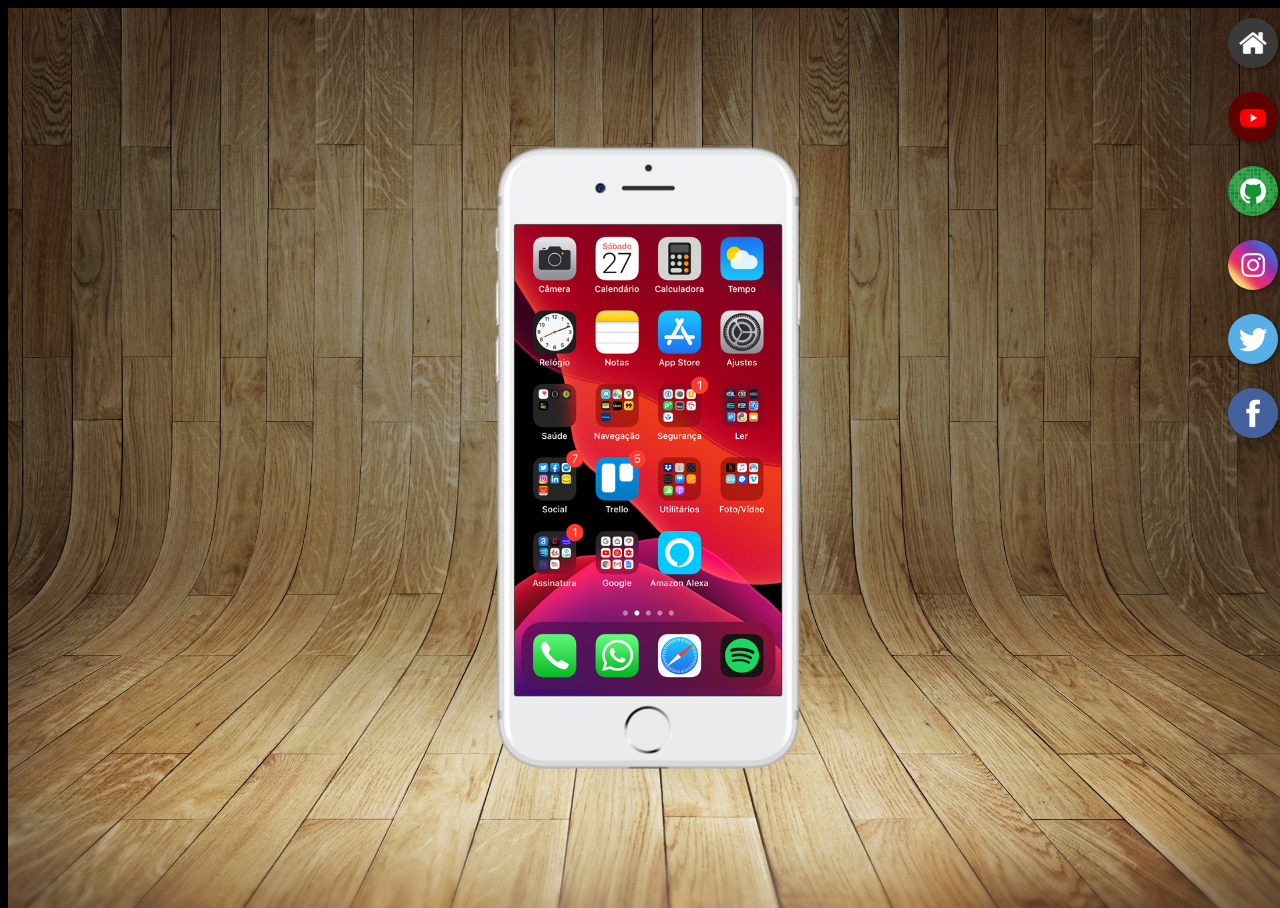
<file: index.html>
<!DOCTYPE html>
<html lang="pt-br">
<head>
    <meta charset="UTF-8">
    <meta name="viewport" content="width=device-width, initial-scale=1.0">
    <link rel="shortcut icon" href="favicon.ico" type="image/x-icon">
    <link rel="stylesheet" href="estilos/style.css">
    <title>Projeto Redes Sociais</title>
</head>
<body>
    <main>
        <section id="telefone">
            <iframe src="home.html" name="tela" id="tela" frameborder="0">
                Seu navegador não é compatível com isso.
            </iframe>

        </section>
        <section id="redes-sociais">
            <a href="home.html" target="tela"> <img src="imagens/logo-home.jpg" alt="home"></a><br>
            <a href="youtube.html" target="tela"> <img src="imagens/logo-youtube.jpg" alt="YouTube"></a><br>
            <a href="github.html" target="tela"> <img src="imagens/logo-github.jpg" alt="GitHub"></a><br>
            <a href="instagram.html" target="tela"> <img src="imagens/logo-instagram.jpg" alt="Instagram"></a><br>
            <a href="twitter.html" target="tela"> <img src="imagens/logo-twitter.jpg" alt="Twitter"></a><br>
            <a href="facebook.html" target="tela"> <img src="imagens/logo-facebook.jpg" alt="Facebook"></a>

        </section>
    </main>
    
</body>
</html>
</file>
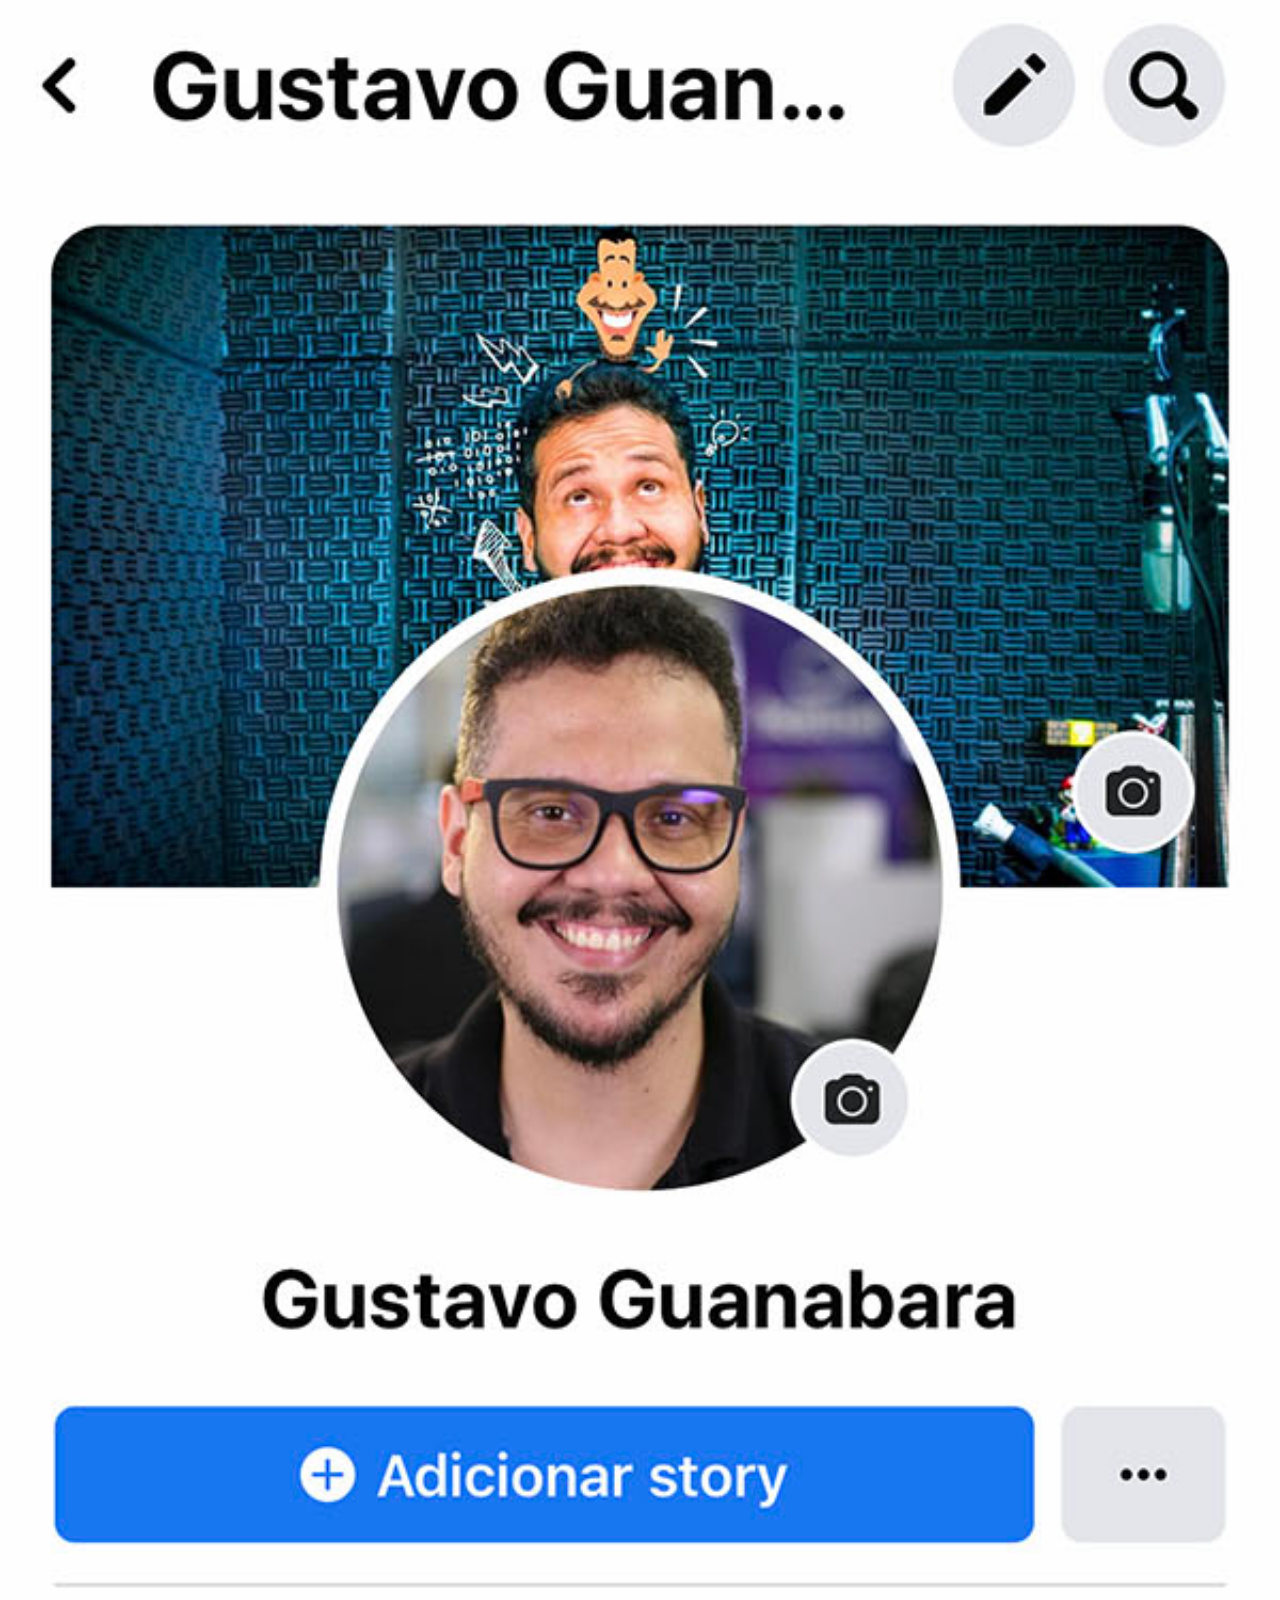
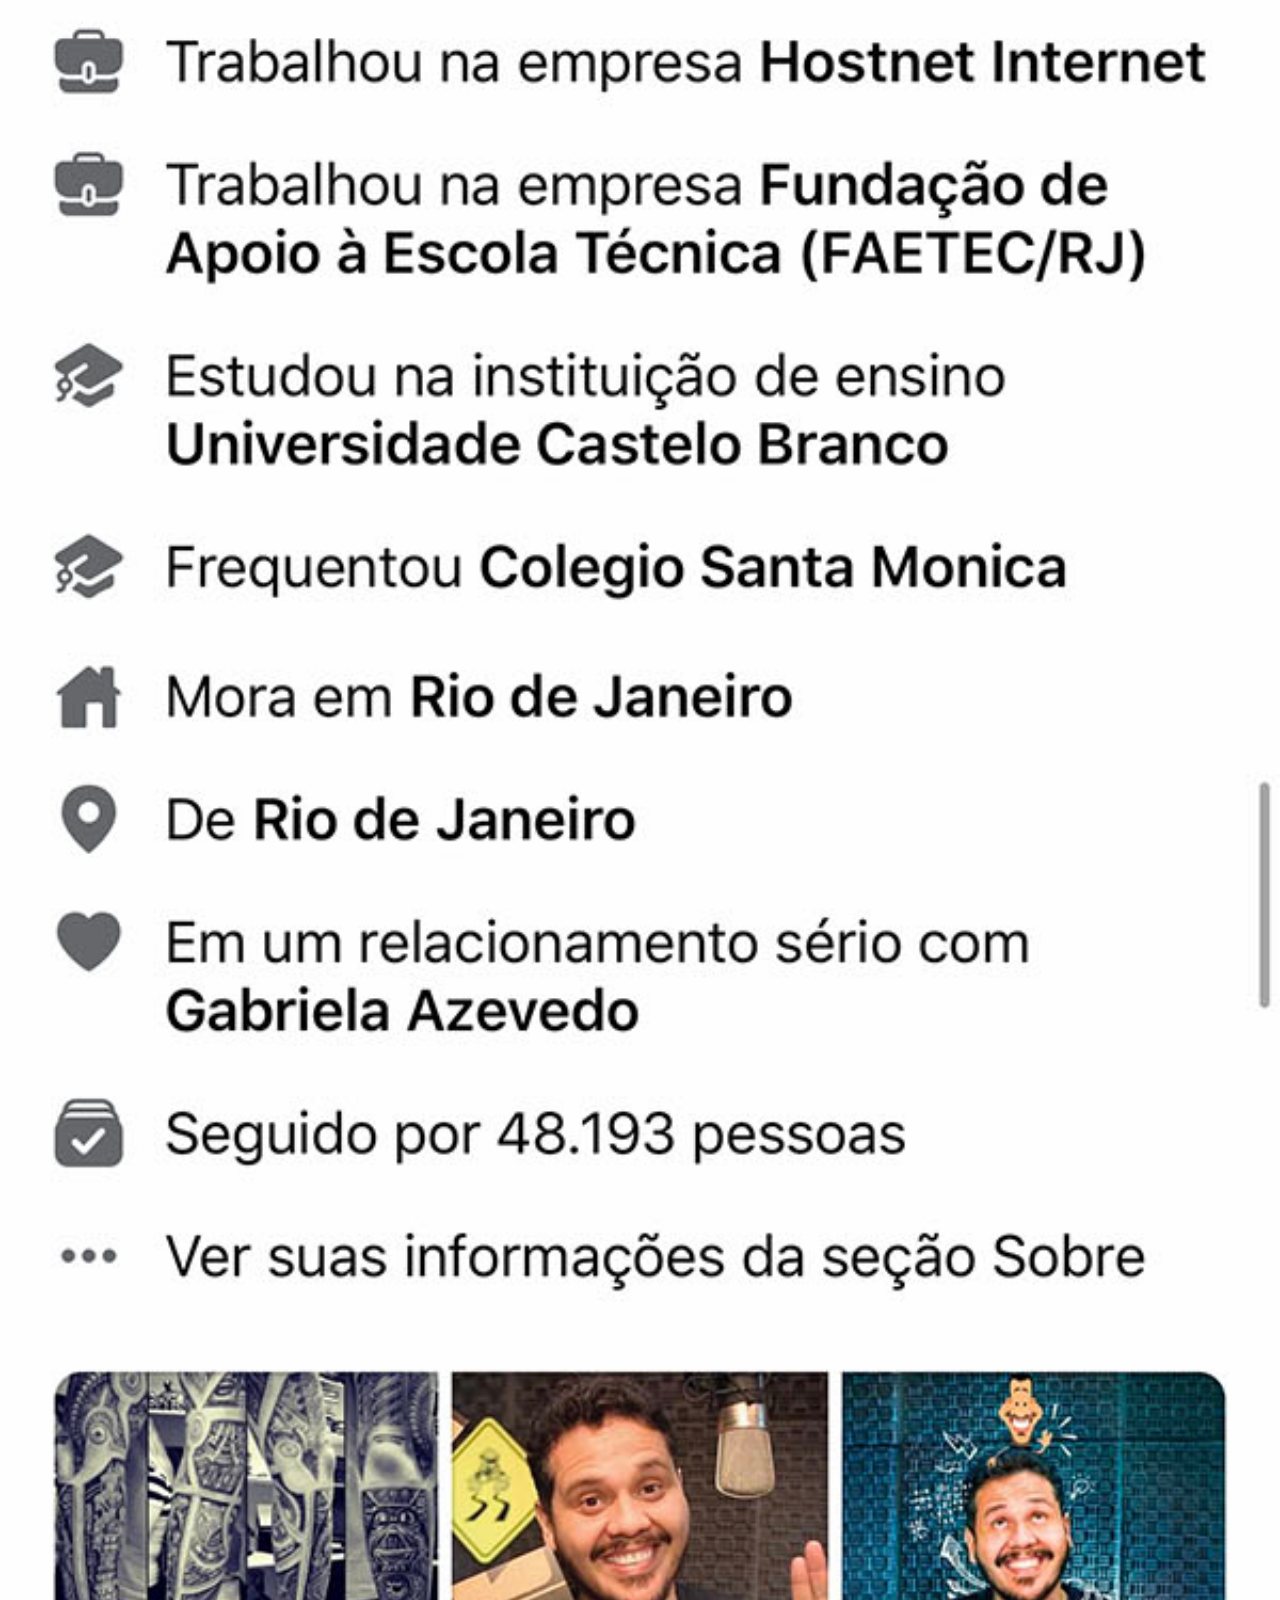
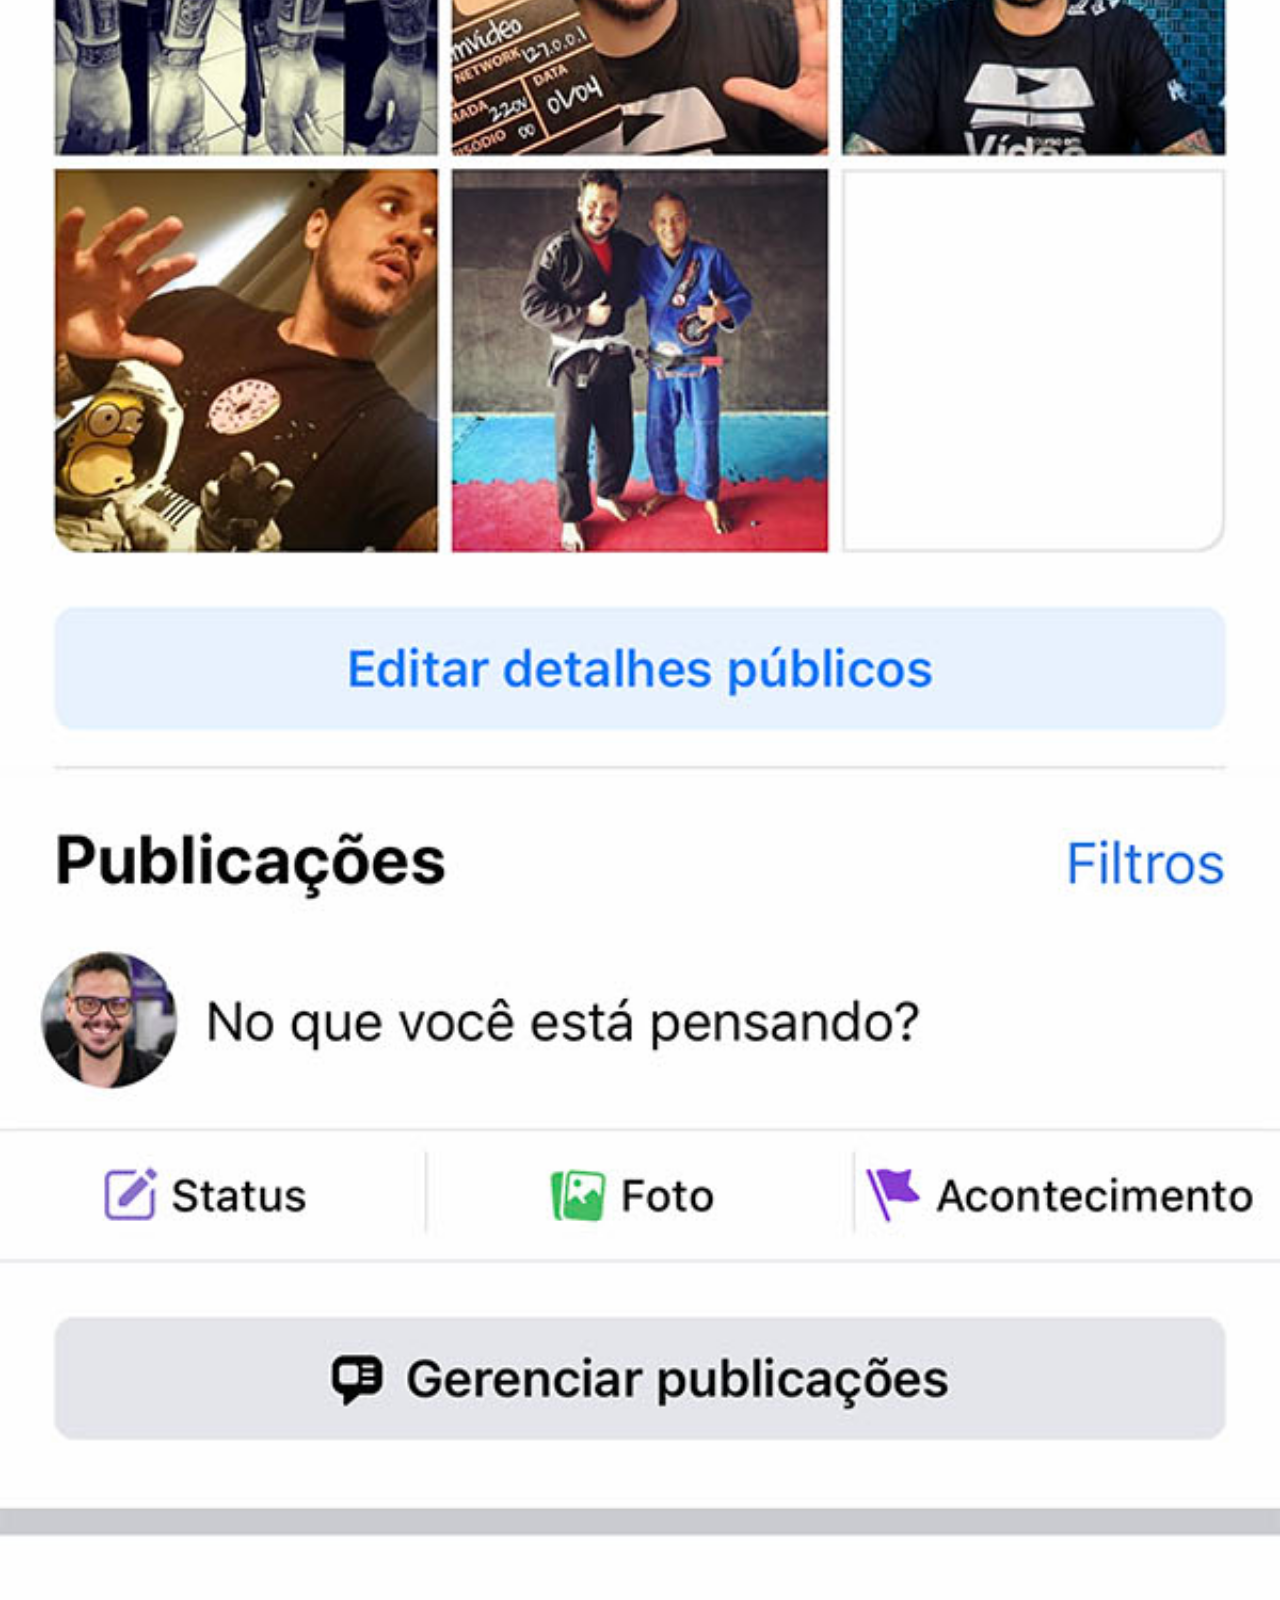
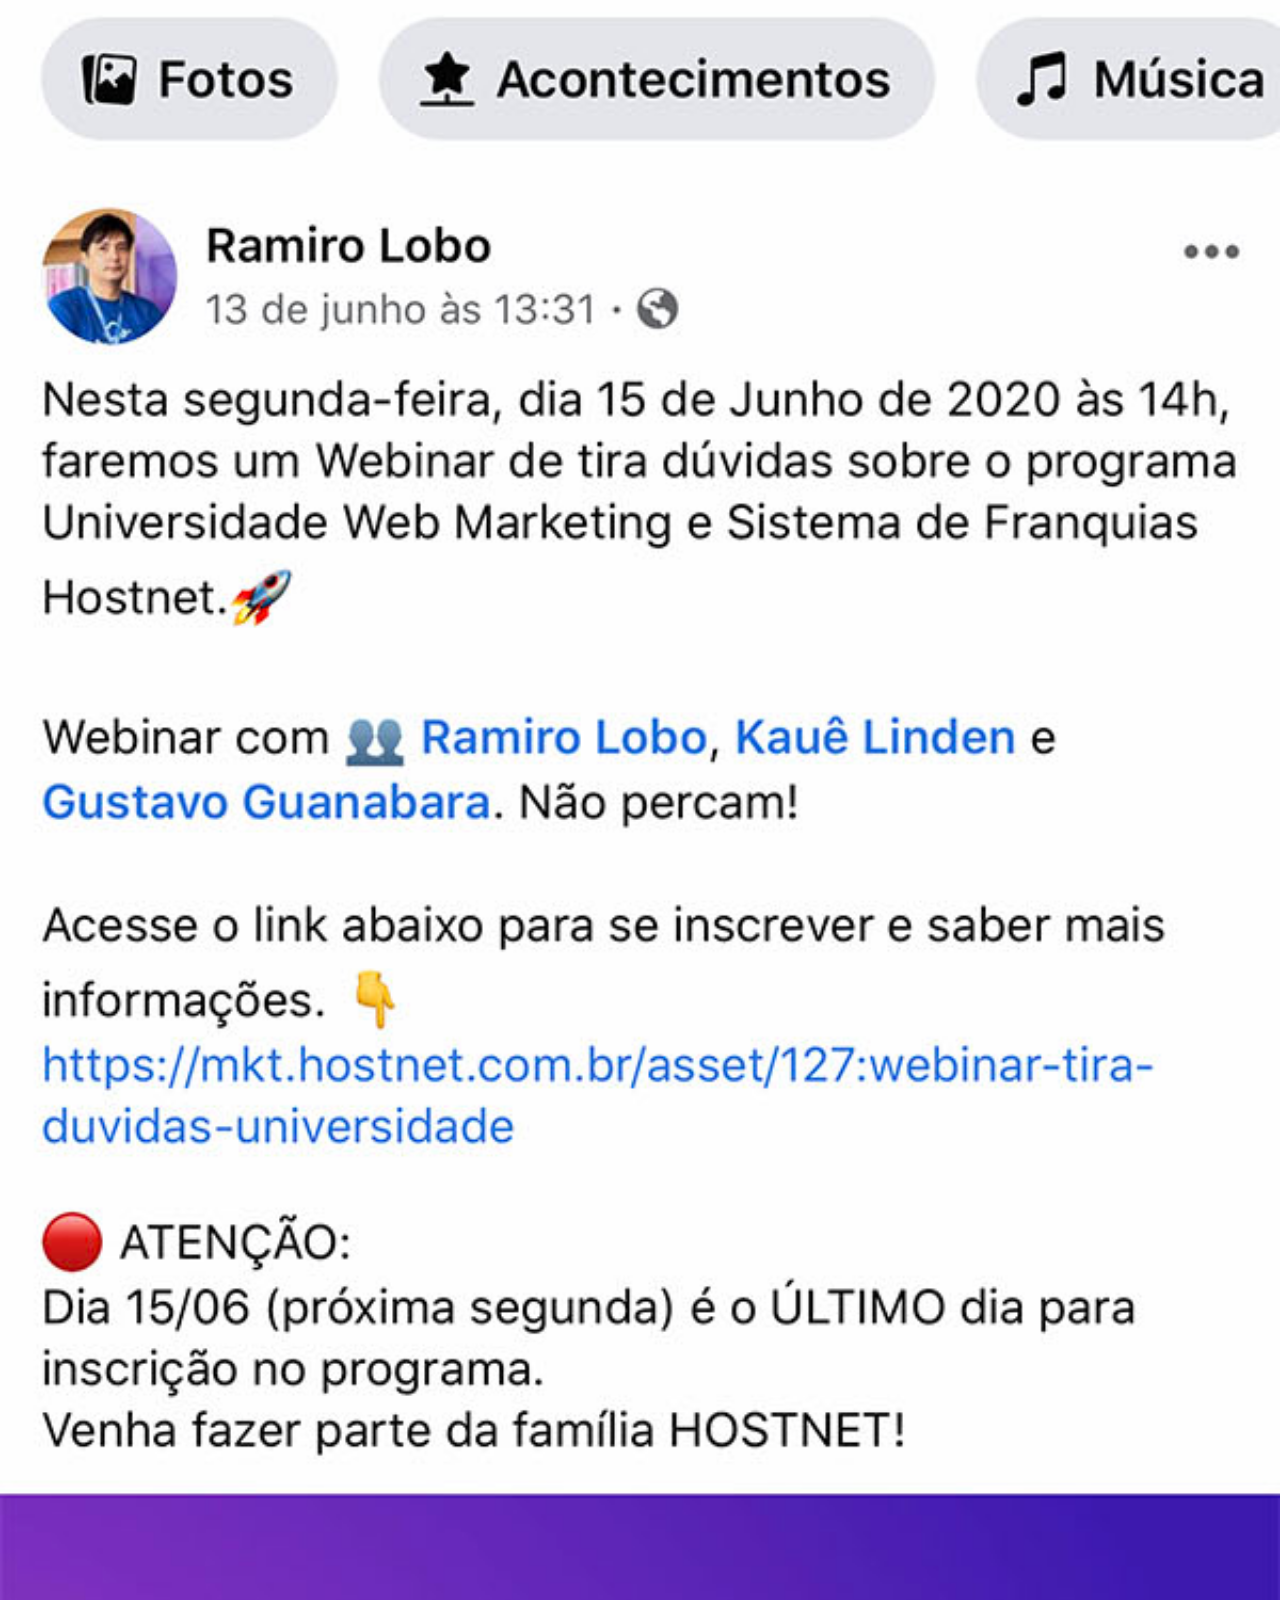
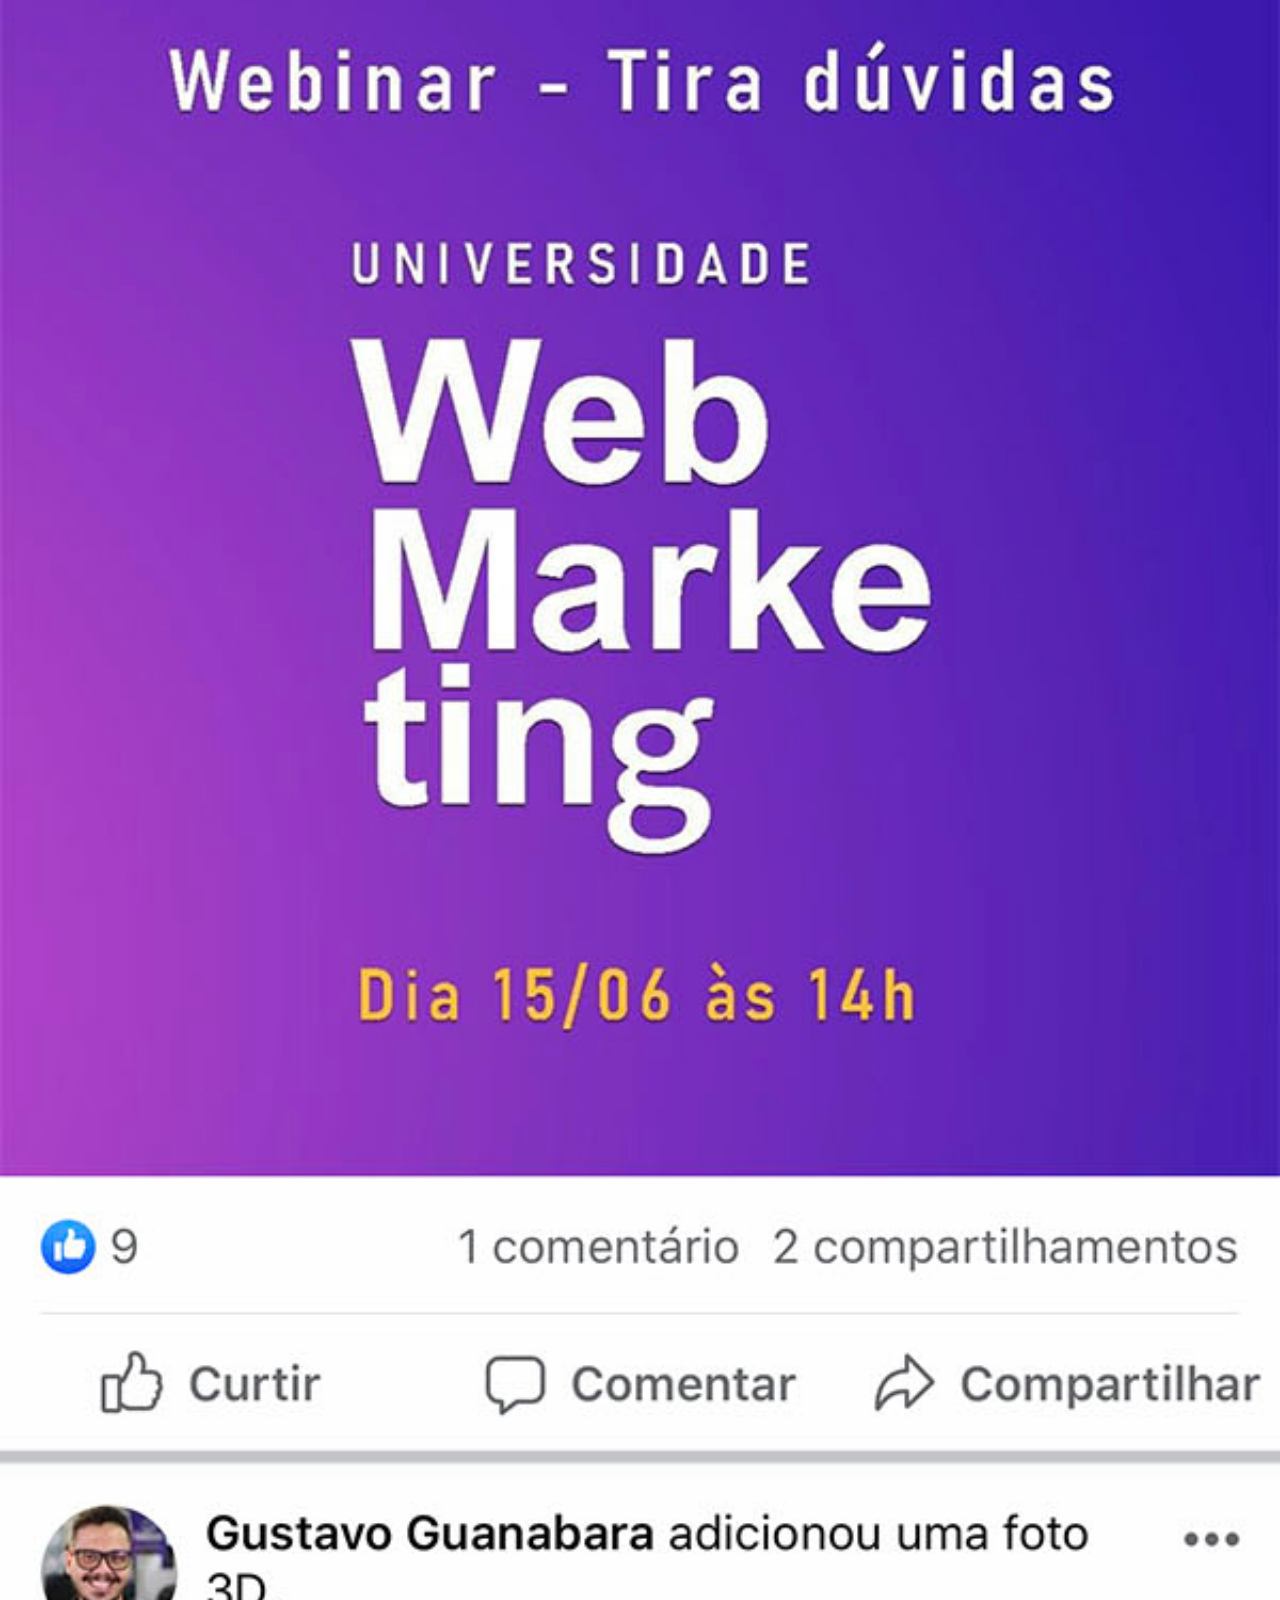
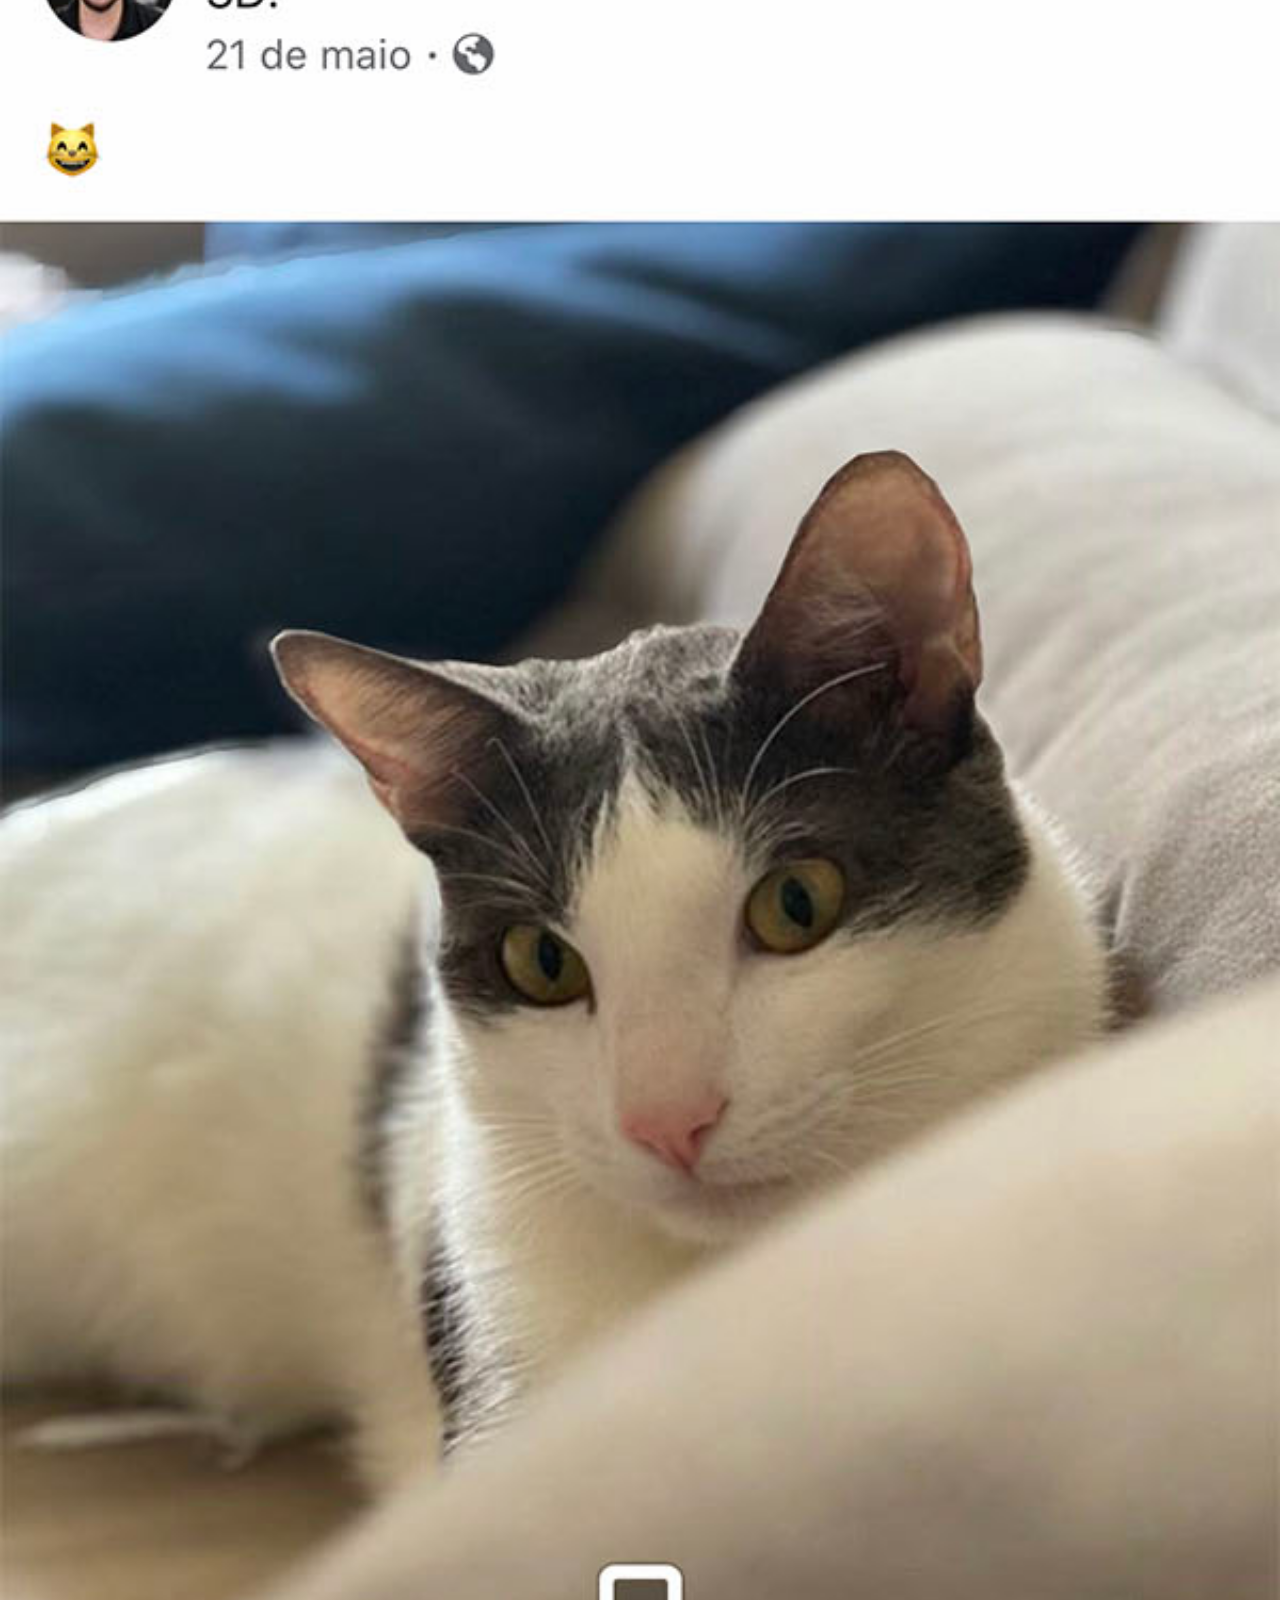
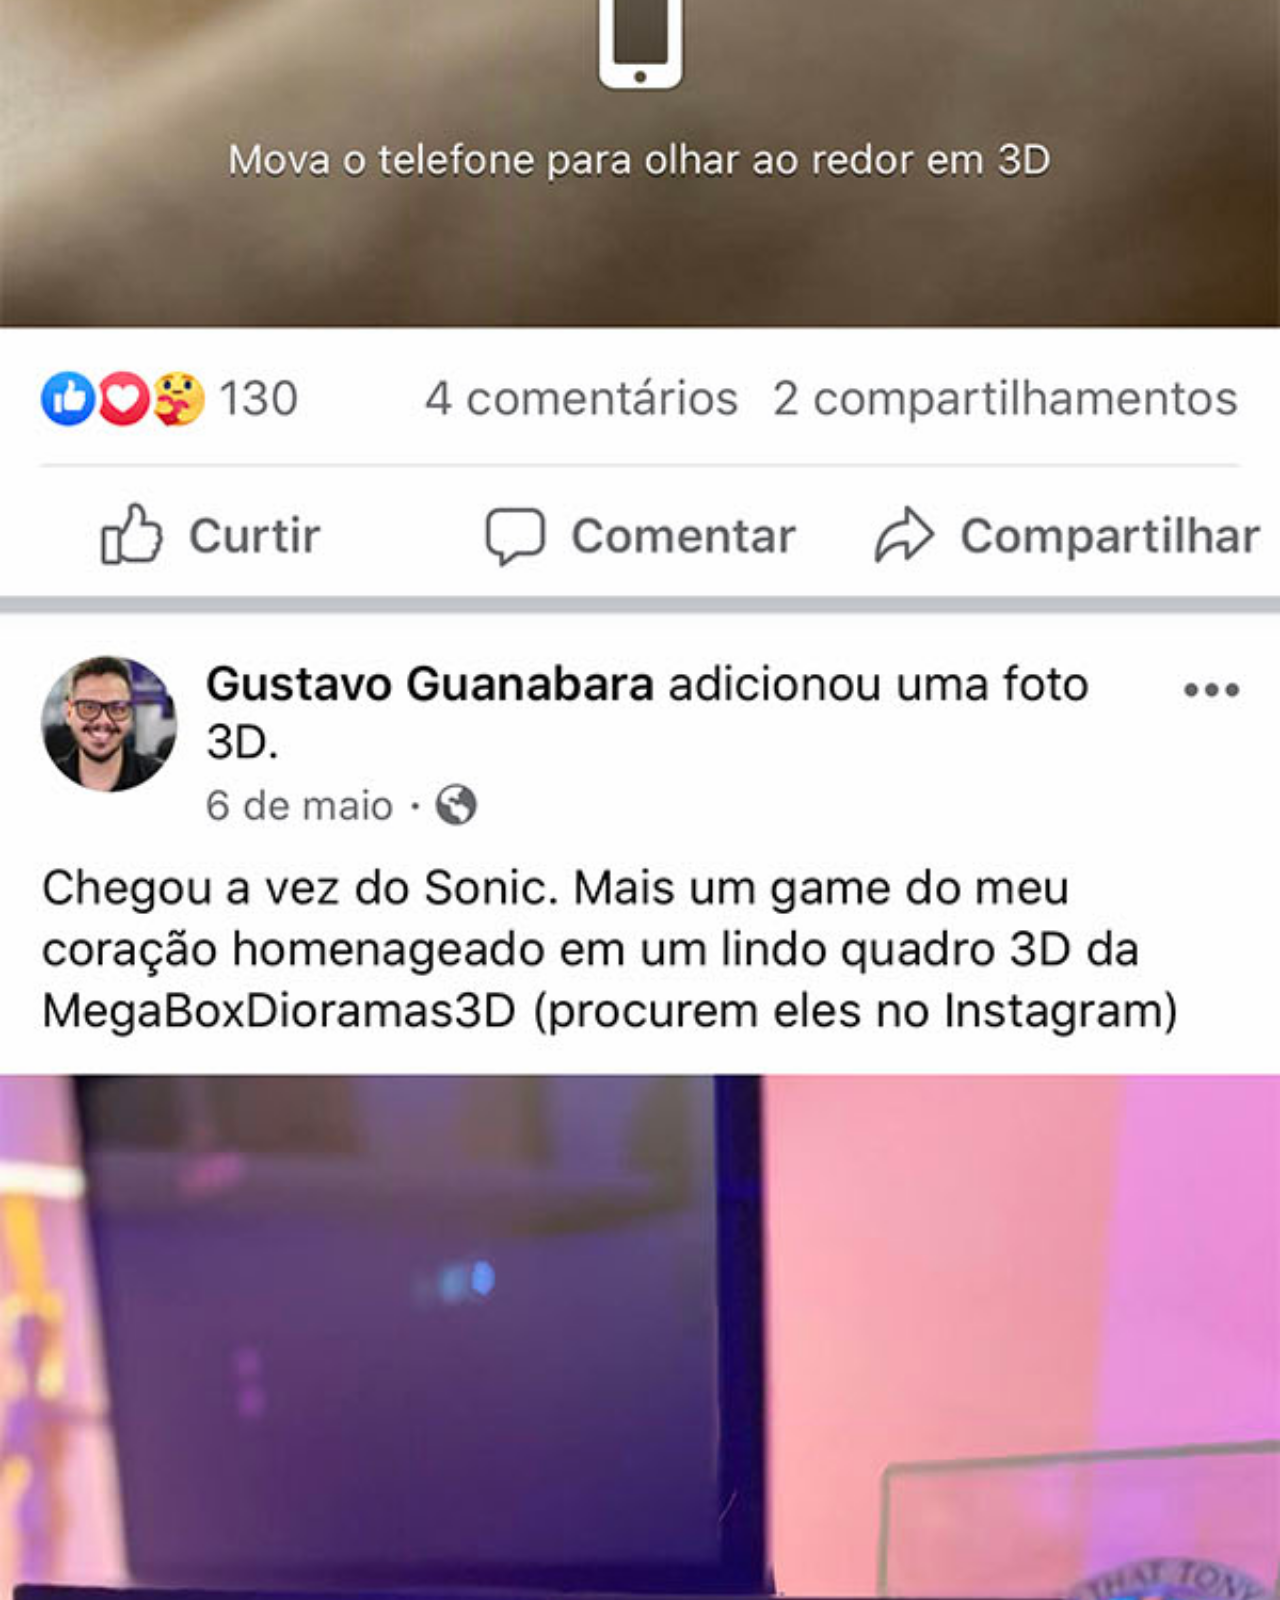
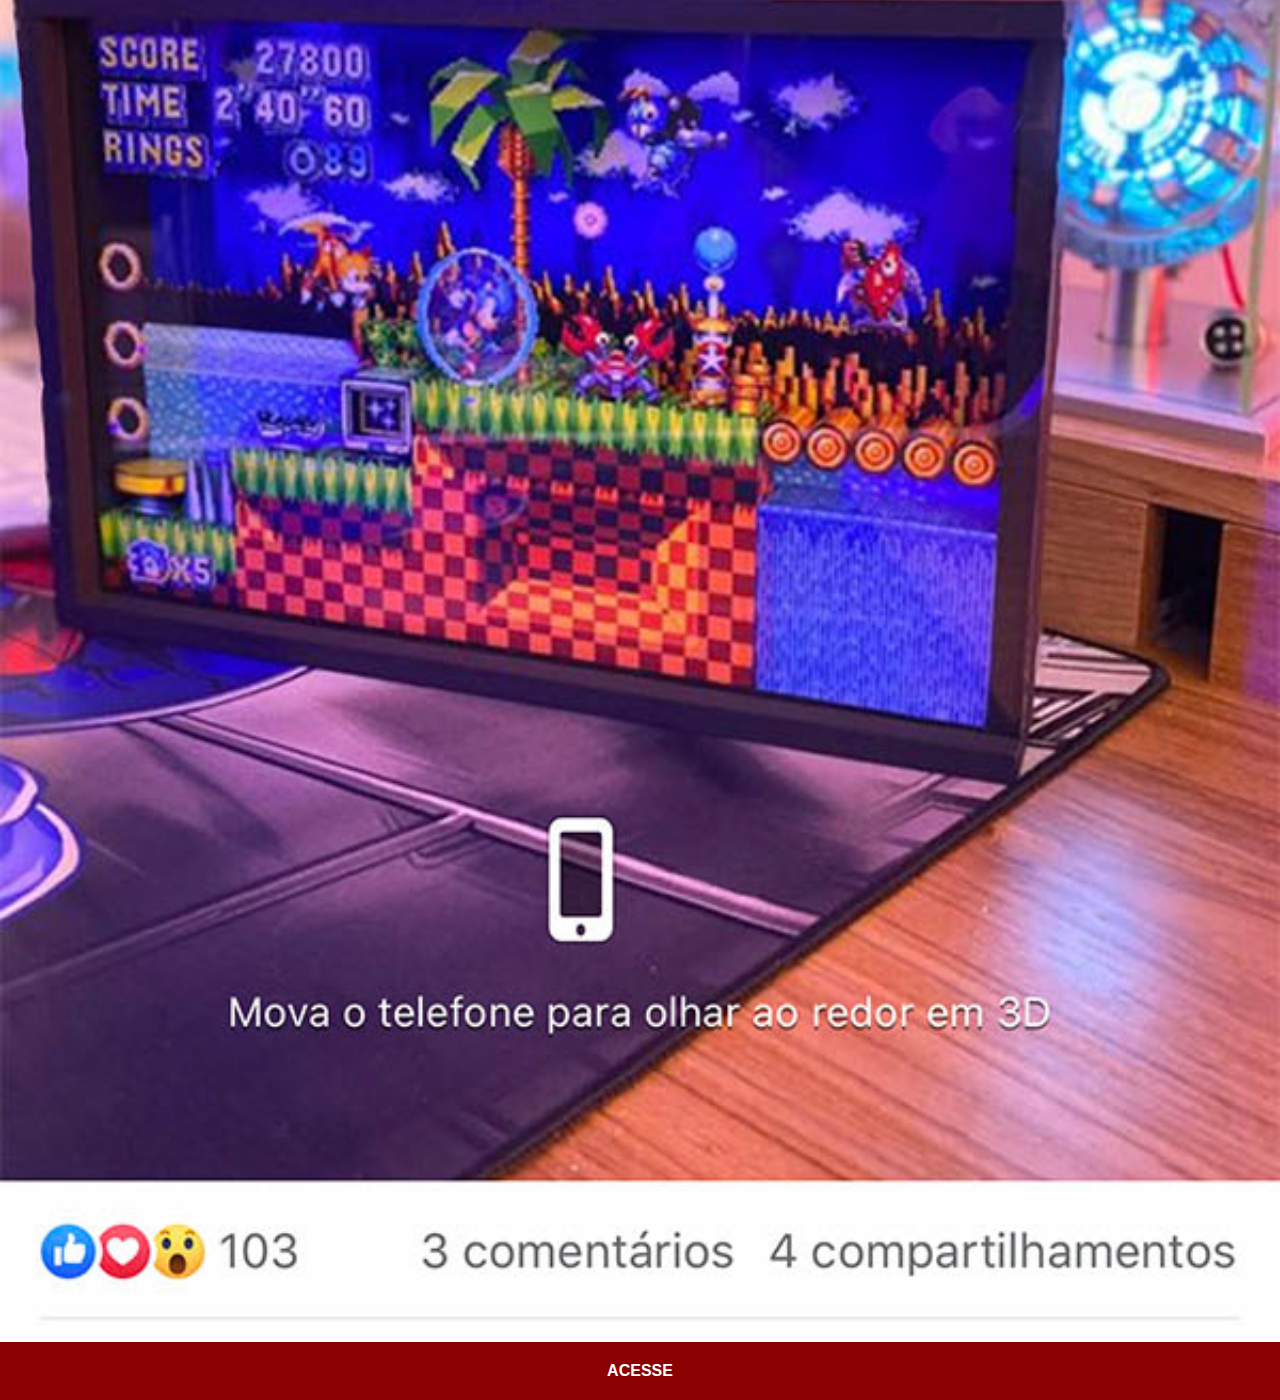
<file: facebook.html>
<!DOCTYPE html>
<html lang="pt-br">
<head>
    <meta charset="UTF-8">
    <meta name="viewport" content="width=device-width, initial-scale=1.0">
    <title>Facebook</title>
    <link rel="stylesheet" href="estilos/social.css">
</head>
<body>
    <img src="imagens/tela-facebook.jpg" alt="">
    <a href="https://www.facebook.com/gustavoguanabara" target="_blank">ACESSE</a>
    
</body>
</html>
</file>
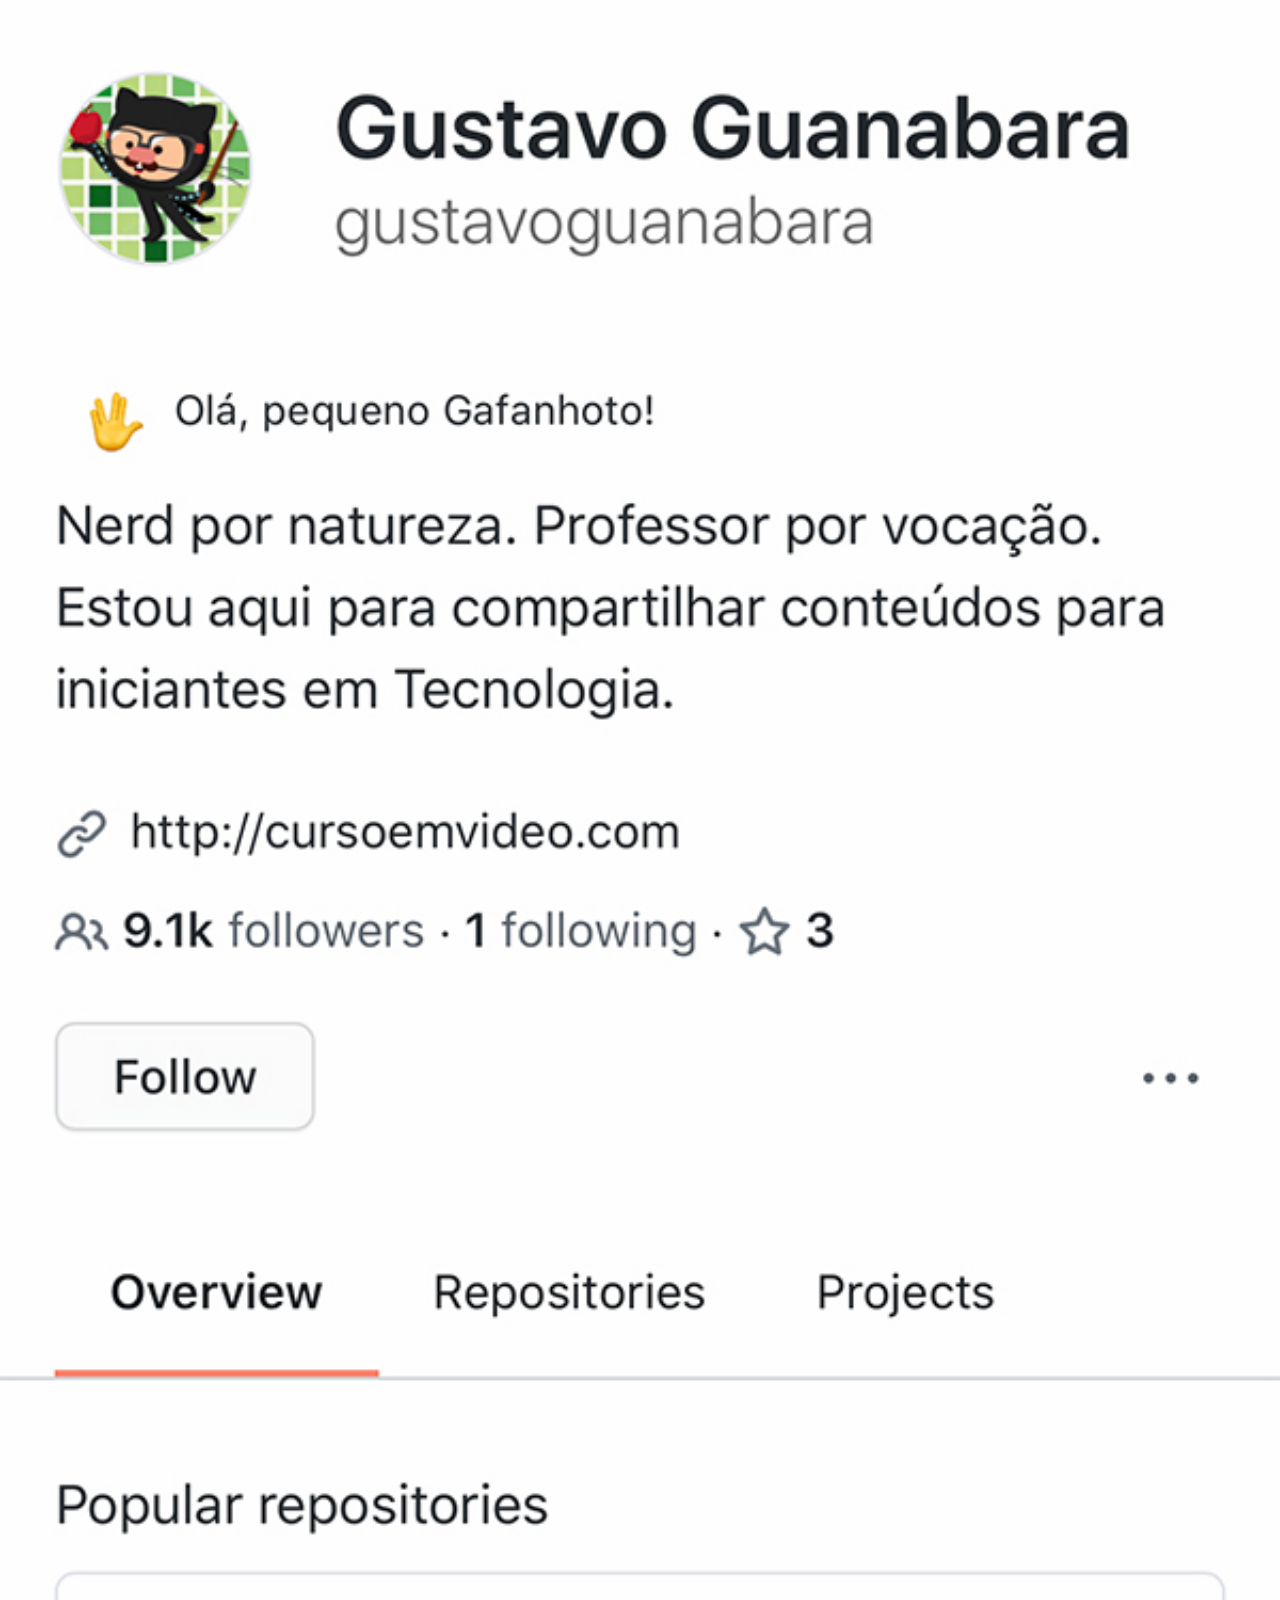
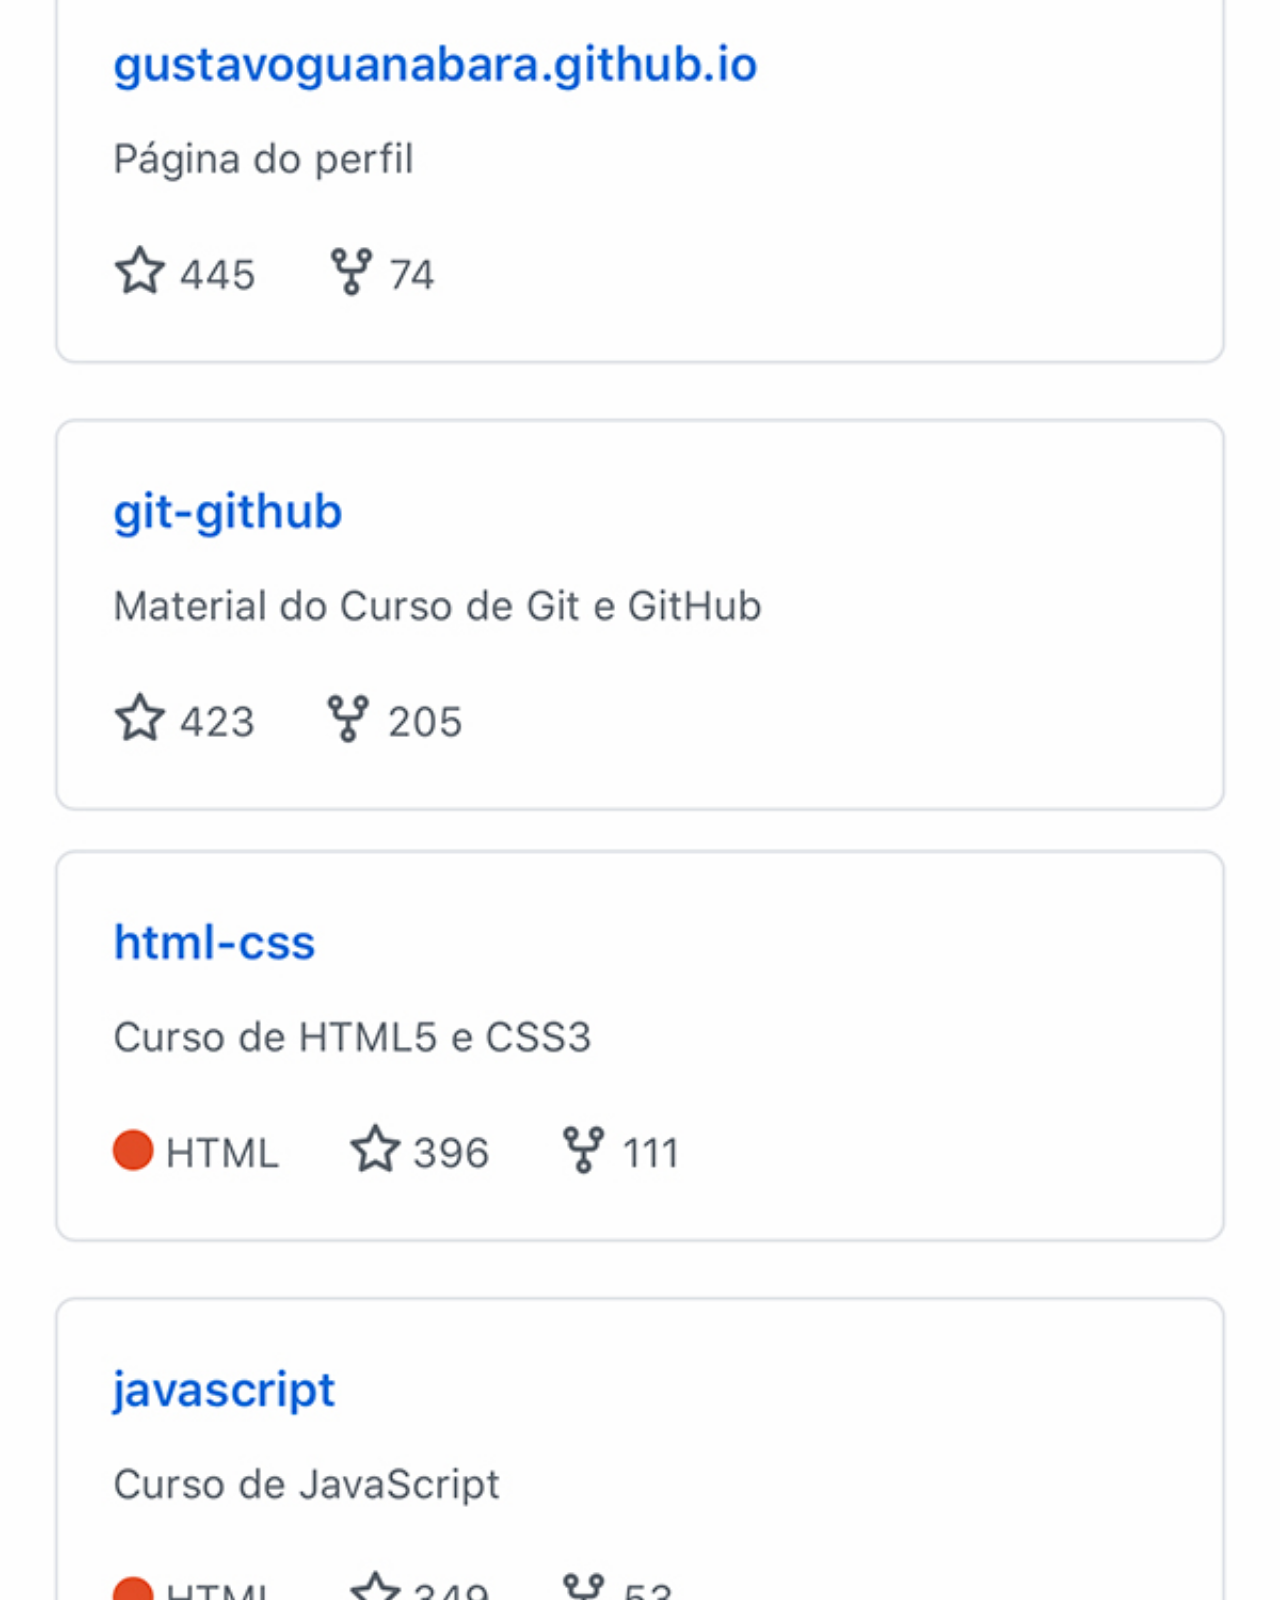
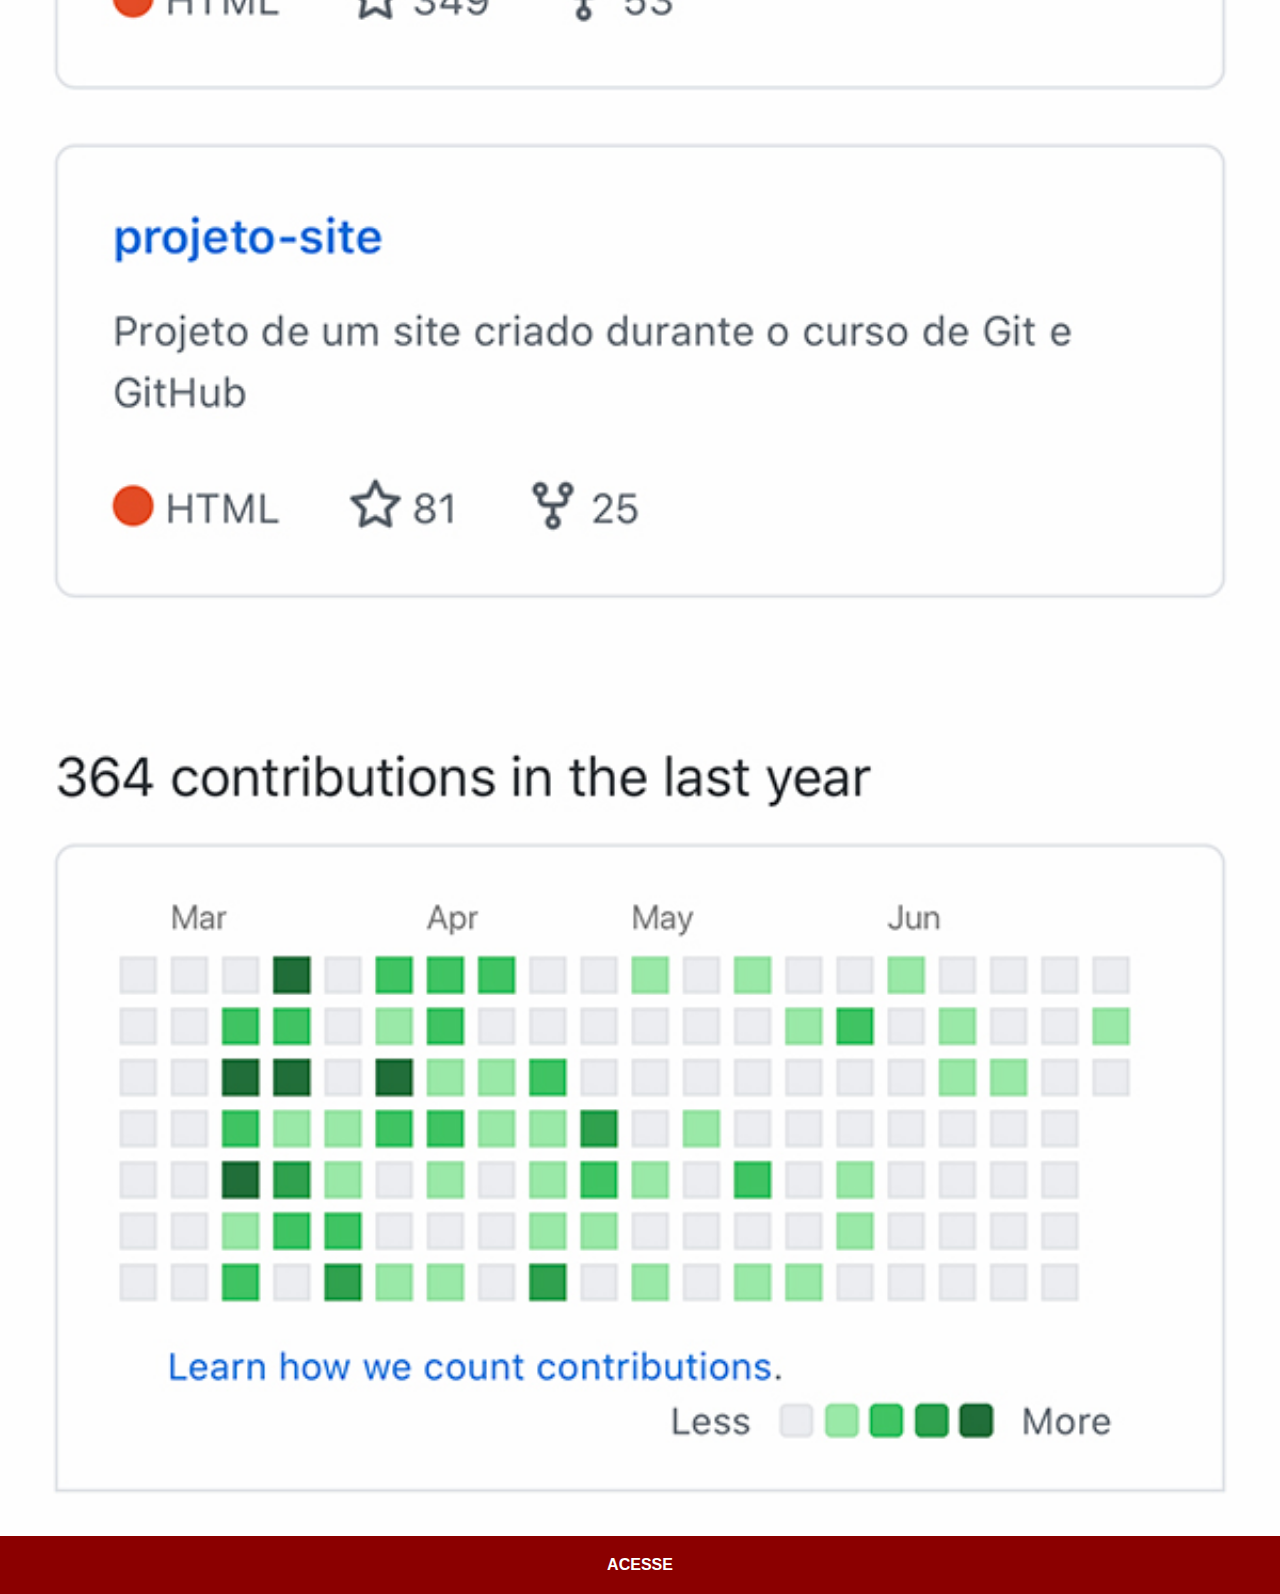
<file: github.html>
<!DOCTYPE html>
<html lang="pt-br">
<head>
    <meta charset="UTF-8">
    <meta name="viewport" content="width=device-width, initial-scale=1.0">
    <title>GitHub</title>
    <link rel="stylesheet" href="estilos/social.css">
</head>
<body>
    <img src="imagens/tela-github.jpg" alt="">
    <a href="https://github.com./gustavoguanabara/" target="_blank">ACESSE</a>
    
</body>
</html>
</file>
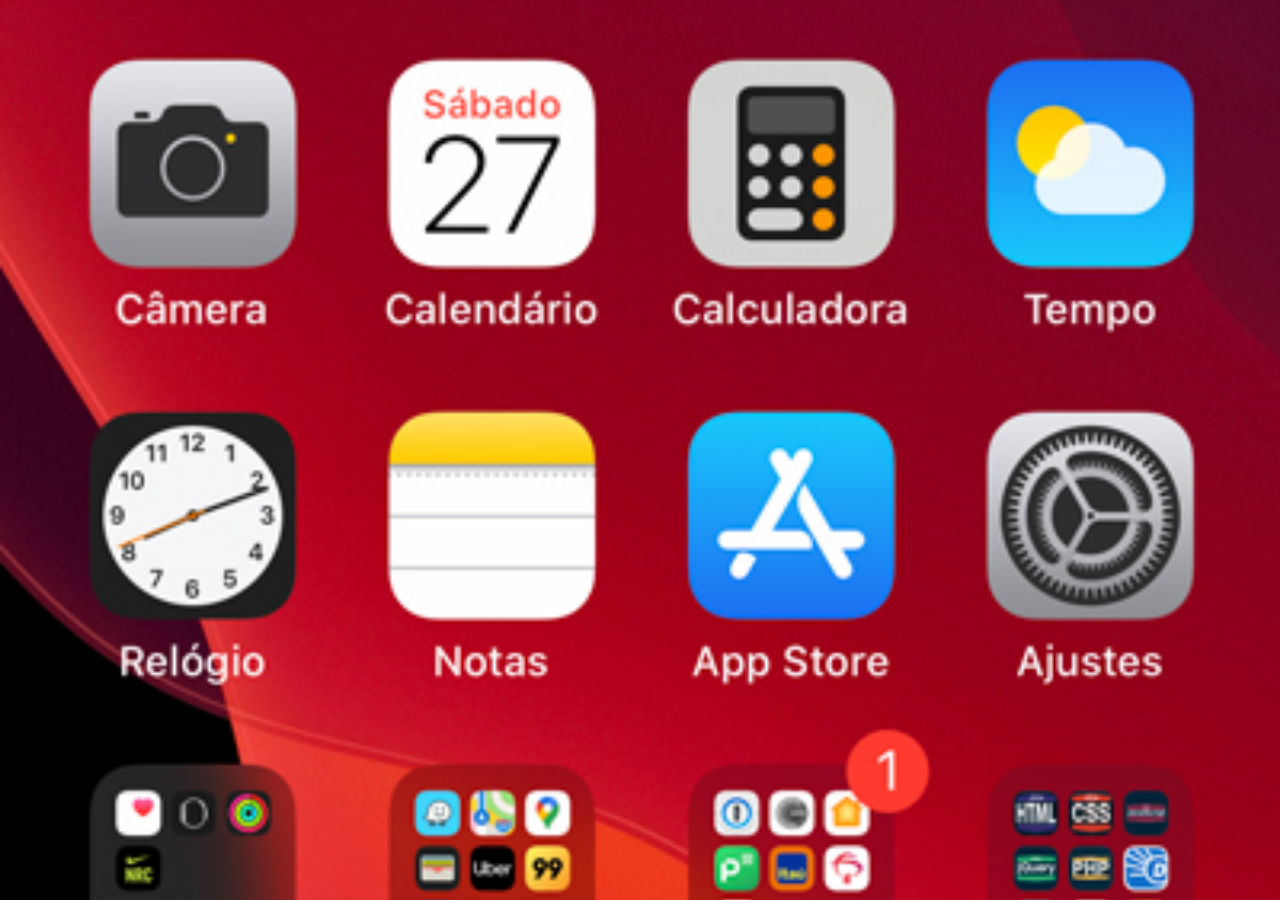
<file: home.html>
<!DOCTYPE html>
<html lang="pt-br">
<head>
    <meta charset="UTF-8">
    <meta name="viewport" content="width=device-width, initial-scale=1.0">
    <title>Home</title>
</head>
<style>
    * {
        margin: 0px;
        padding: 0px;
    }

    body {
        width: 100vw;
        height: 100vh;
        background: black url('imagens/tela-home.jpg') no-repeat top center;
        background-size: cover;
    }
</style>
<body>
    
</body>
</html>
</file>
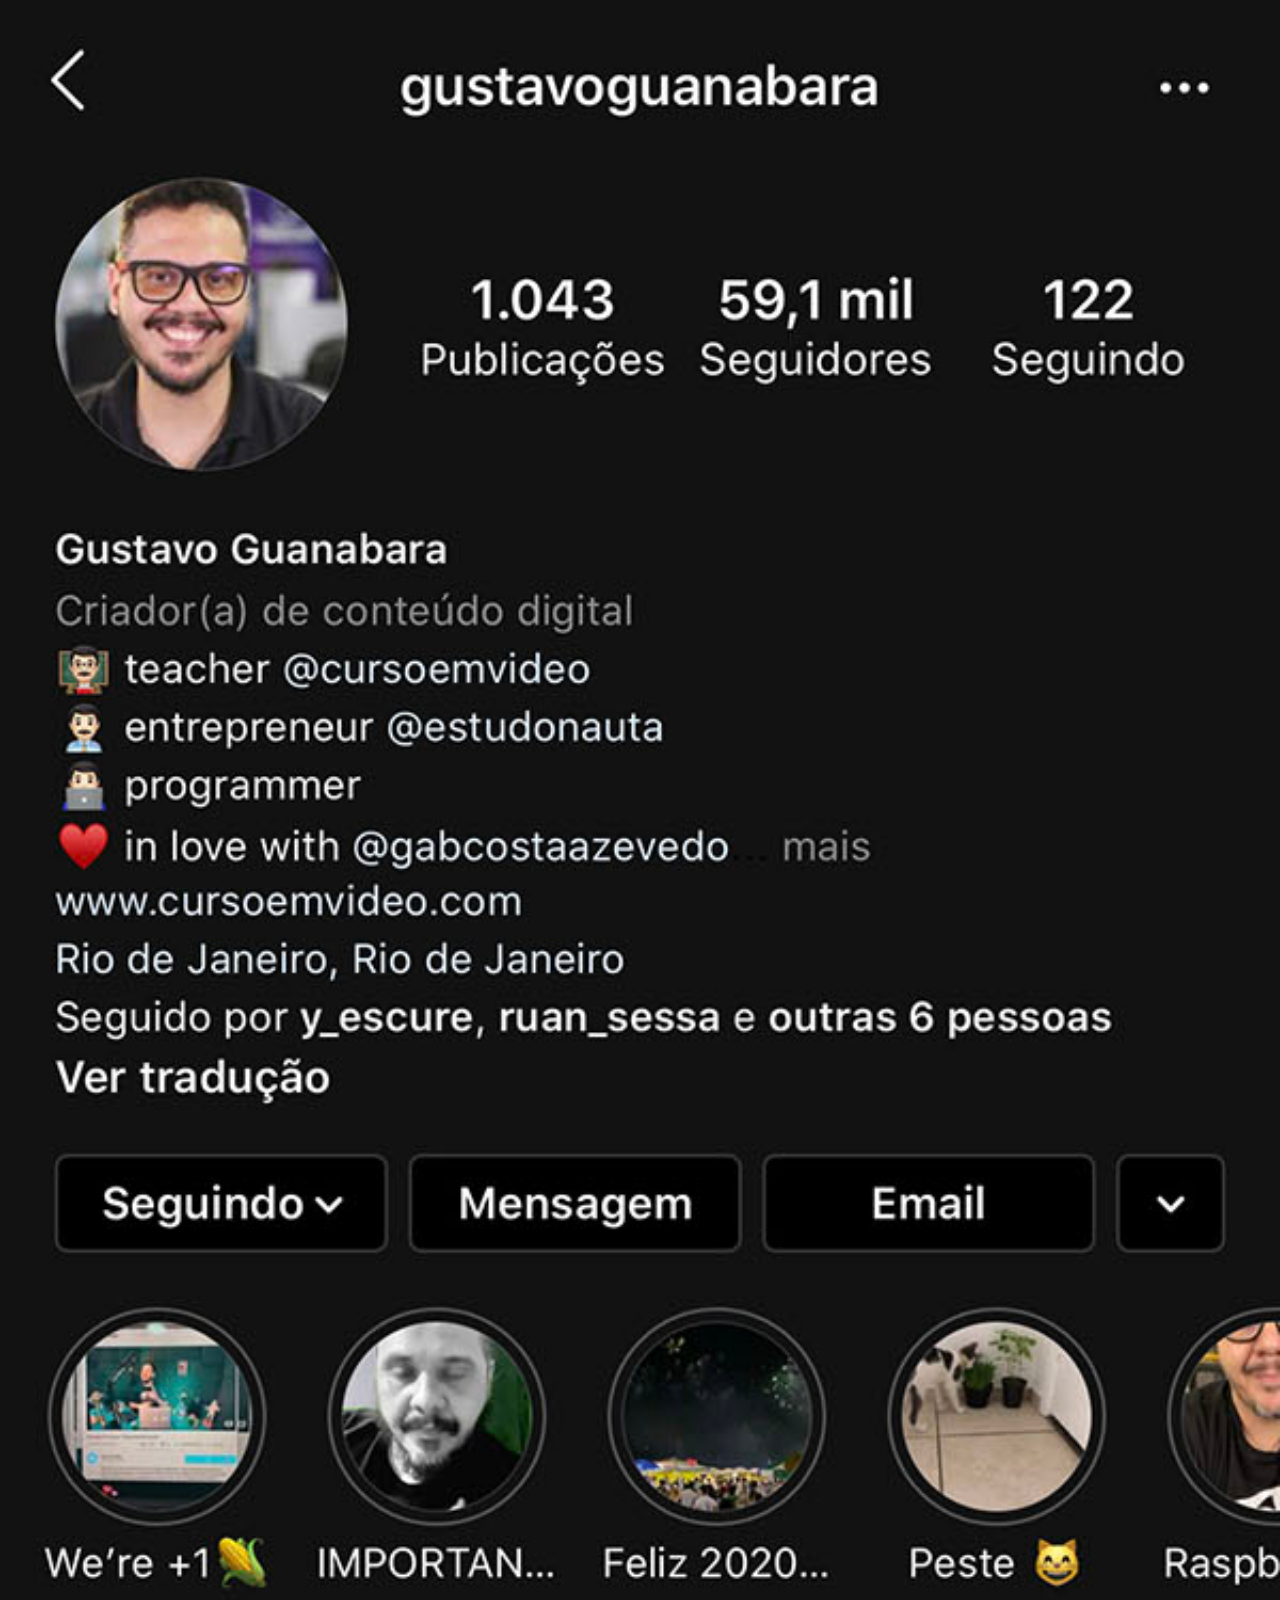
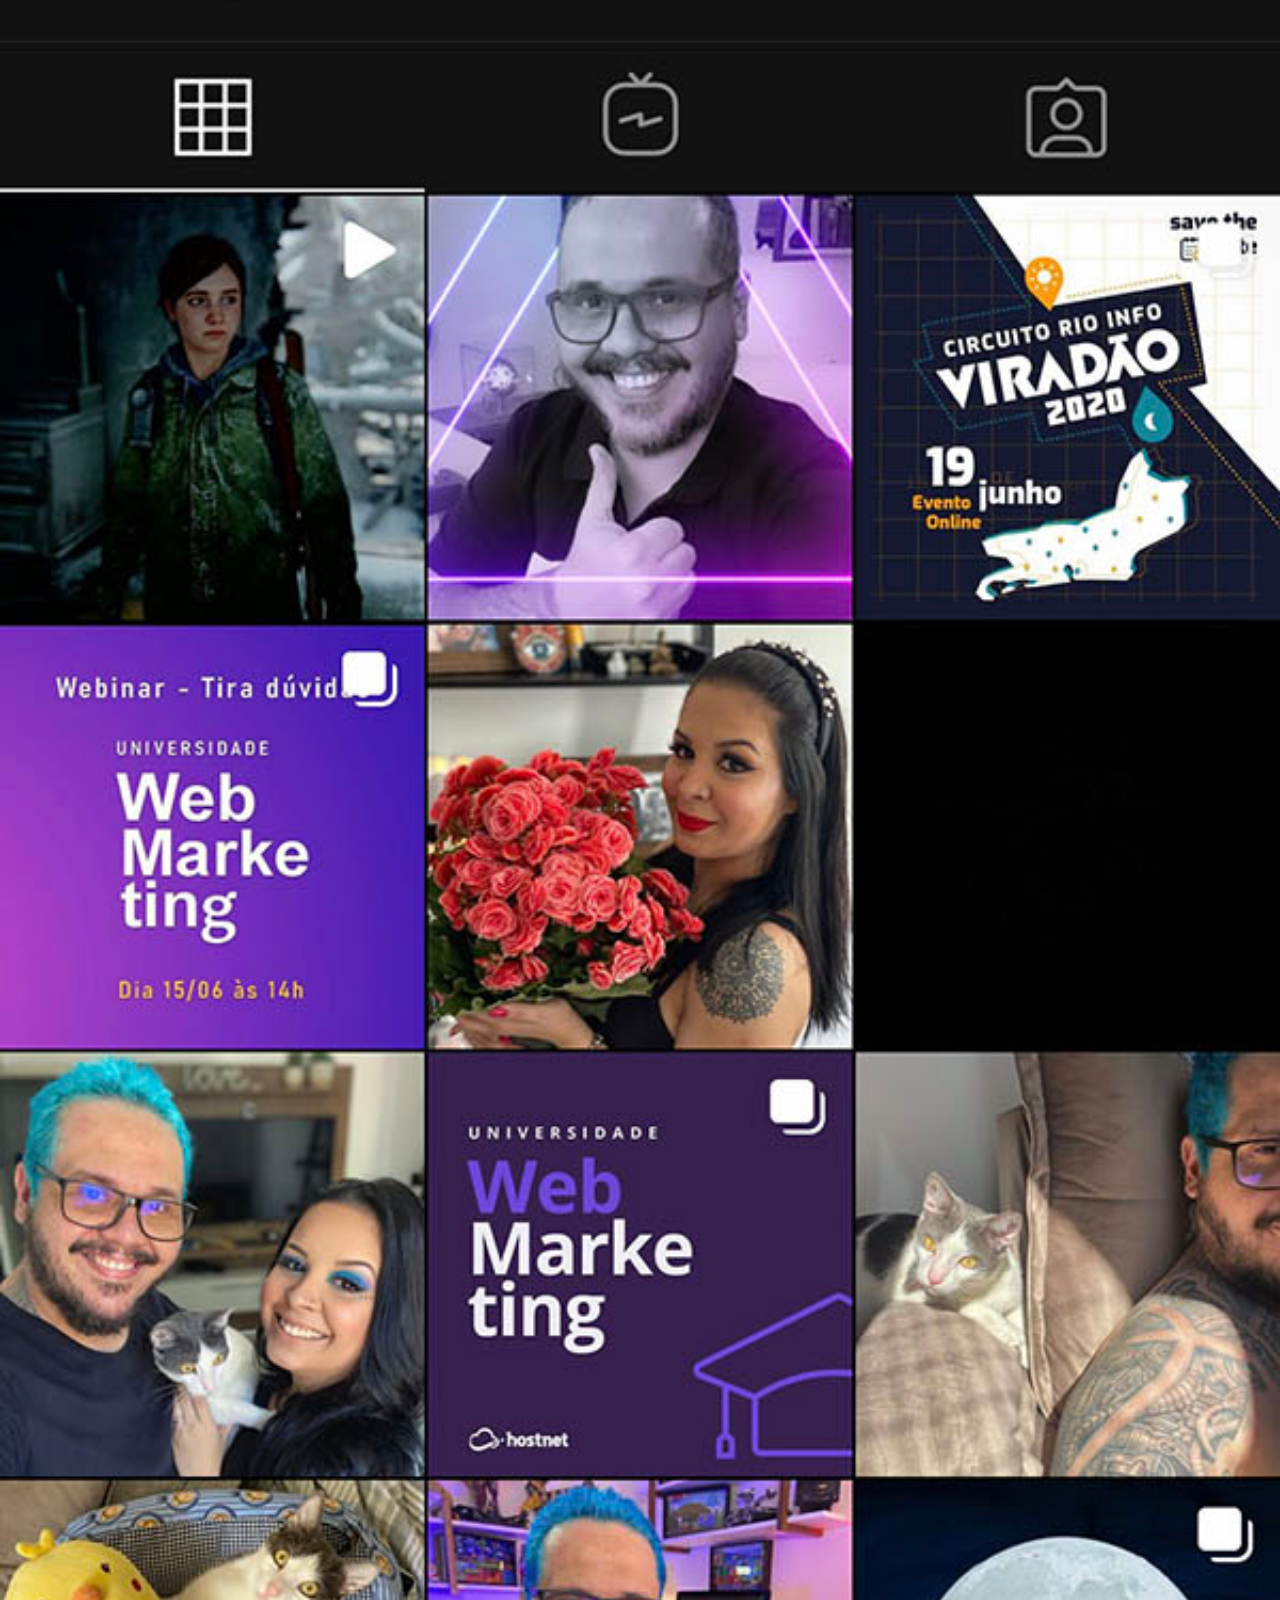
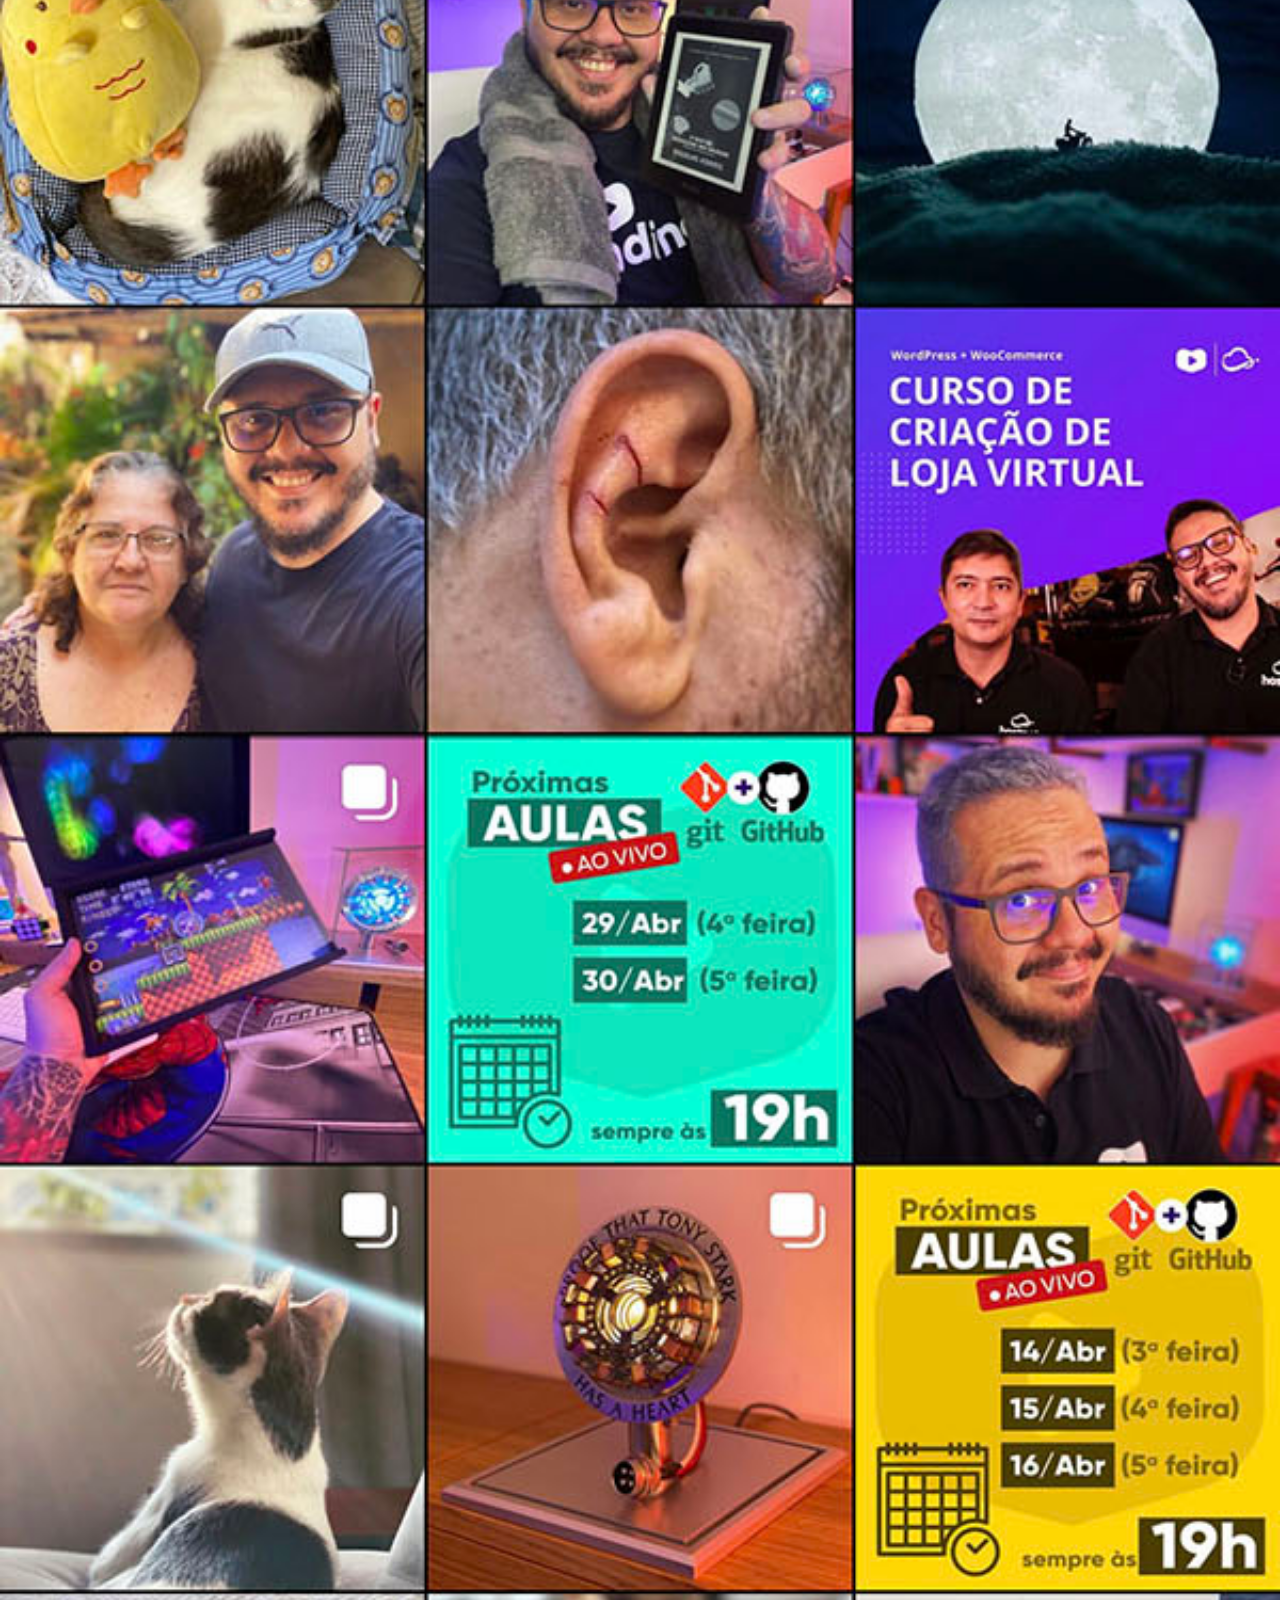
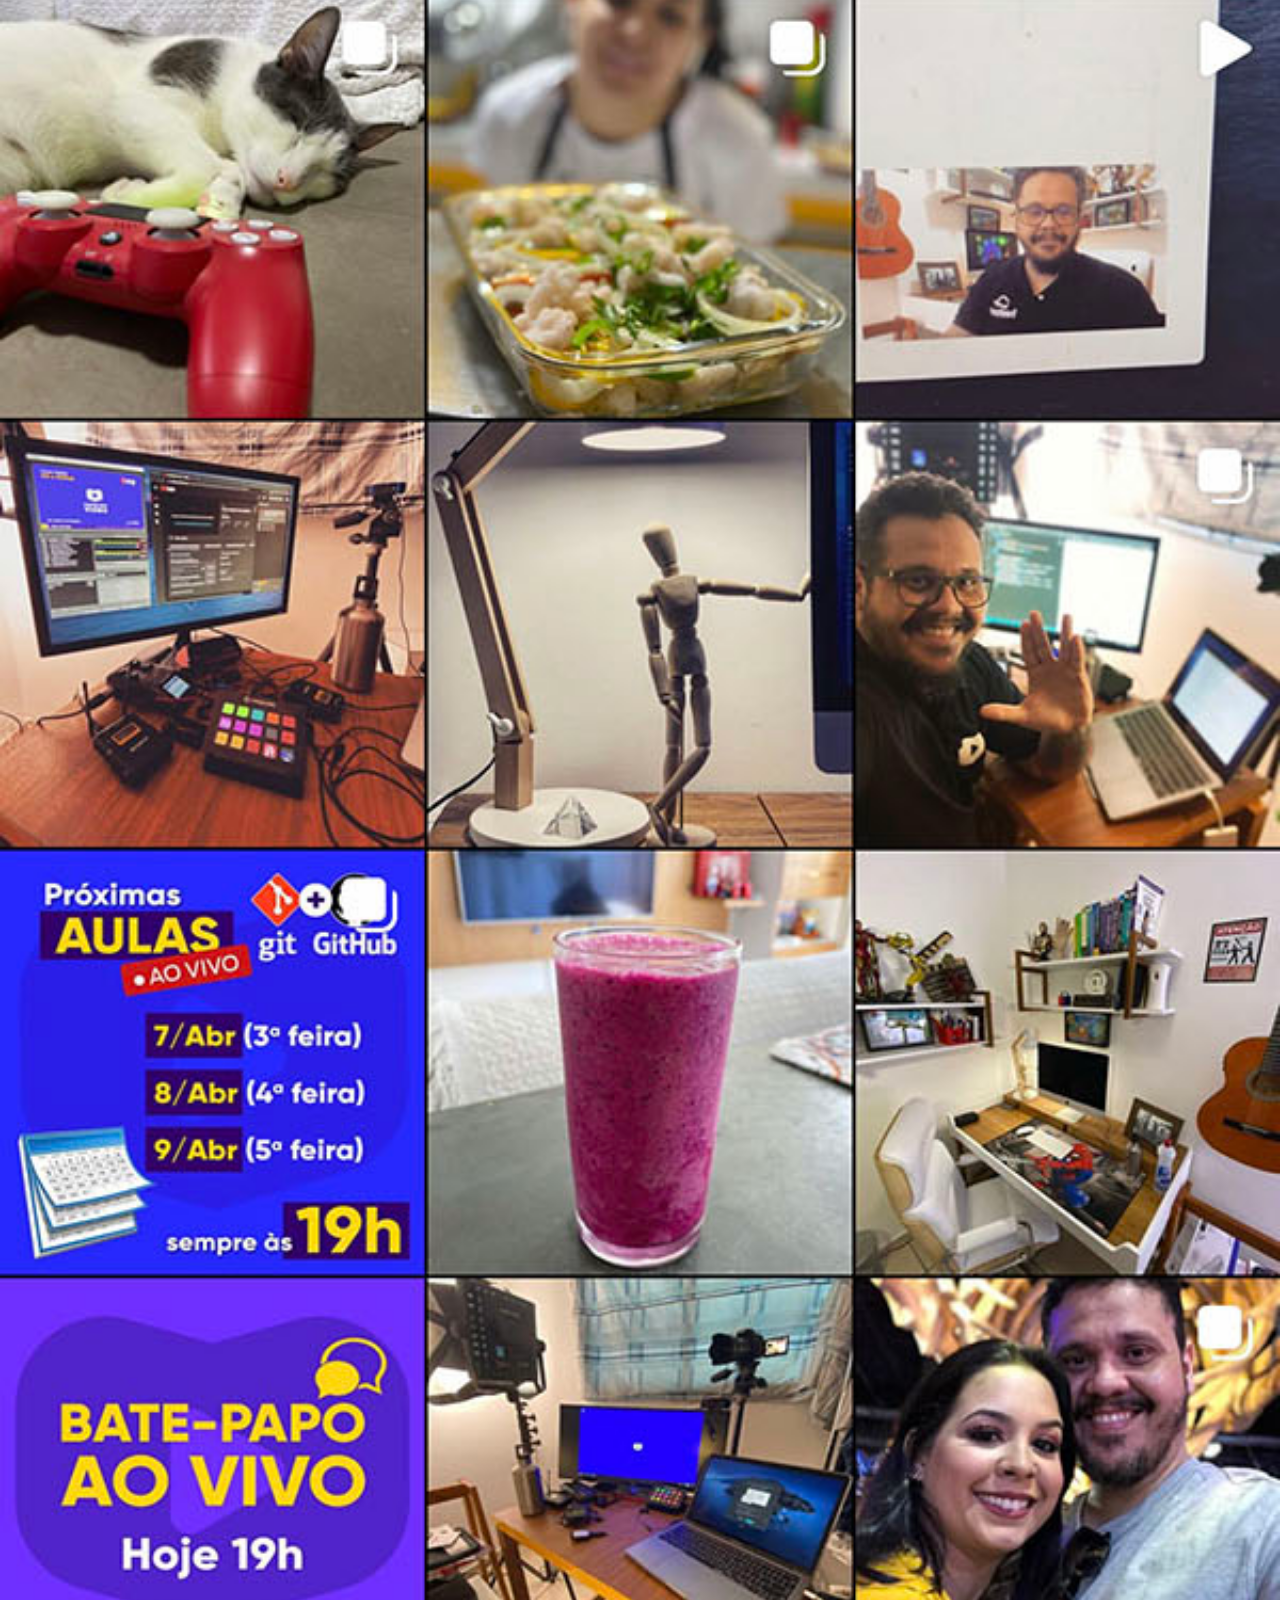
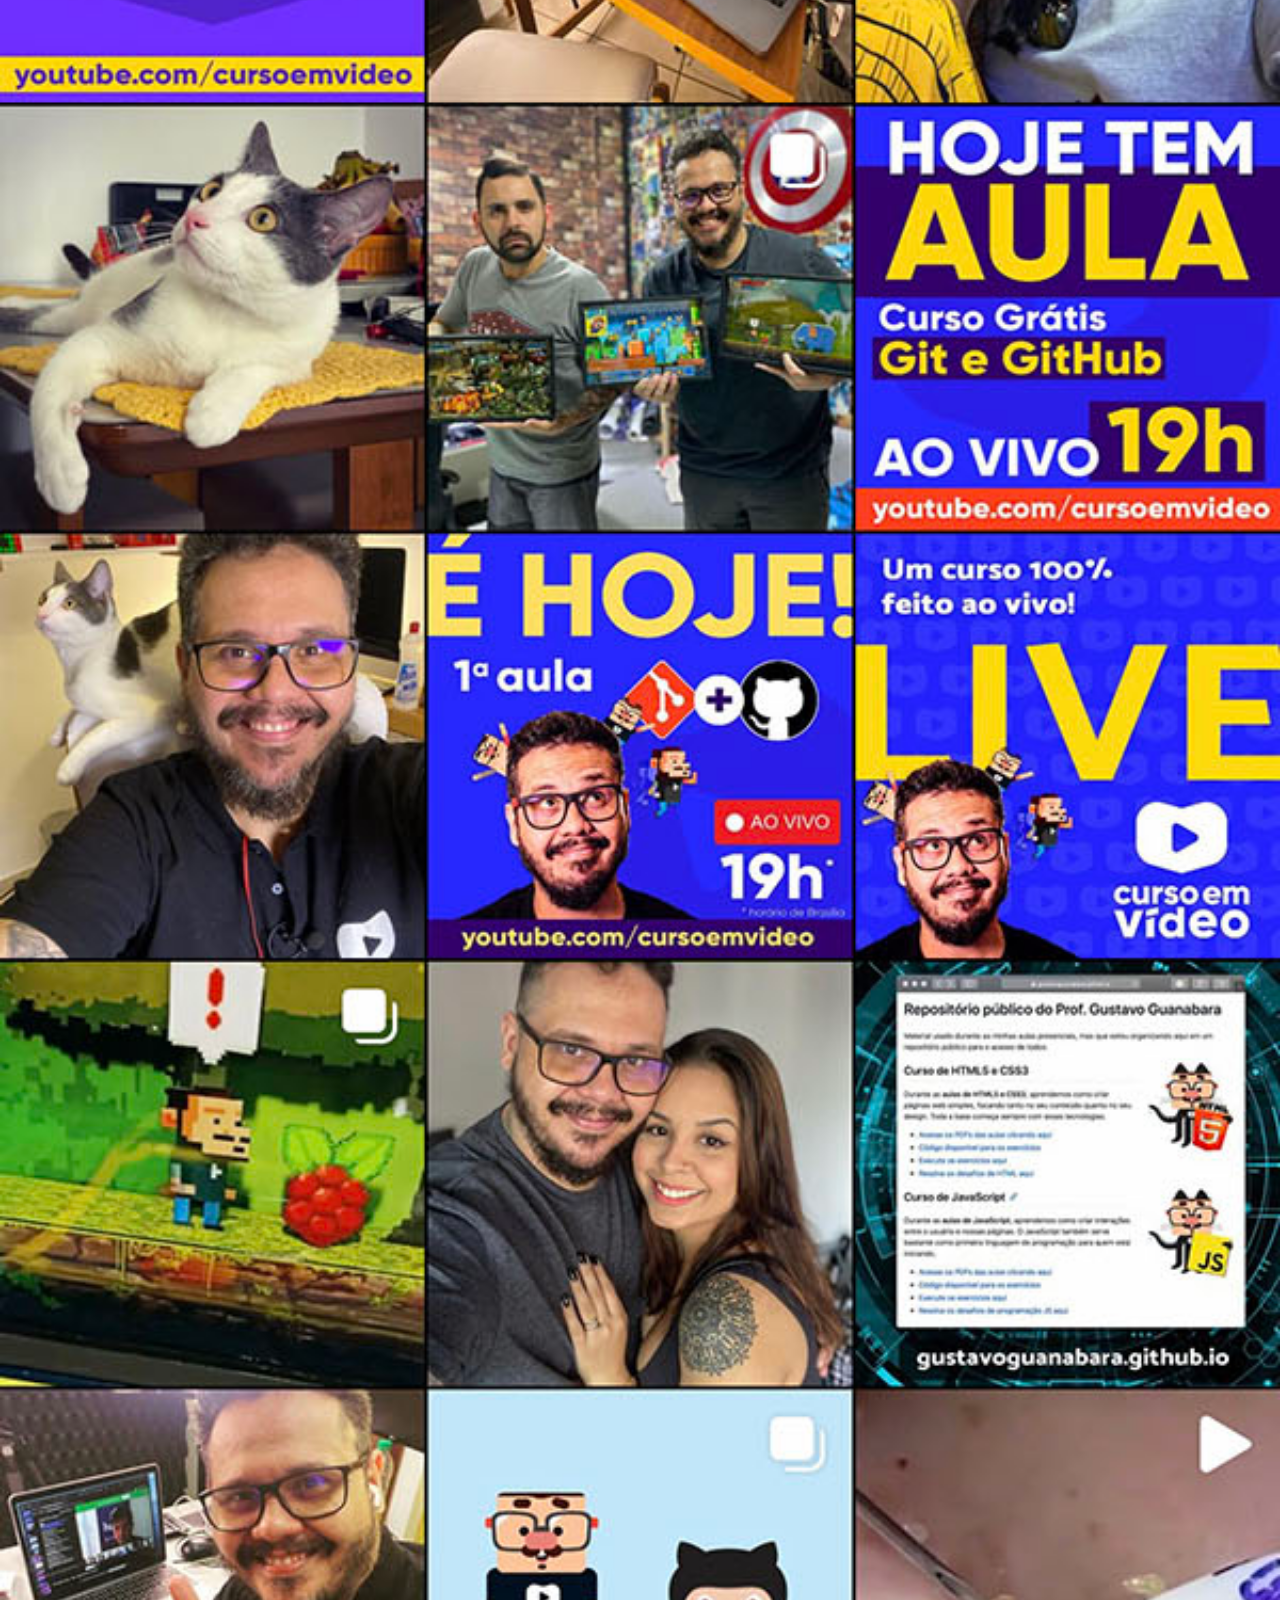
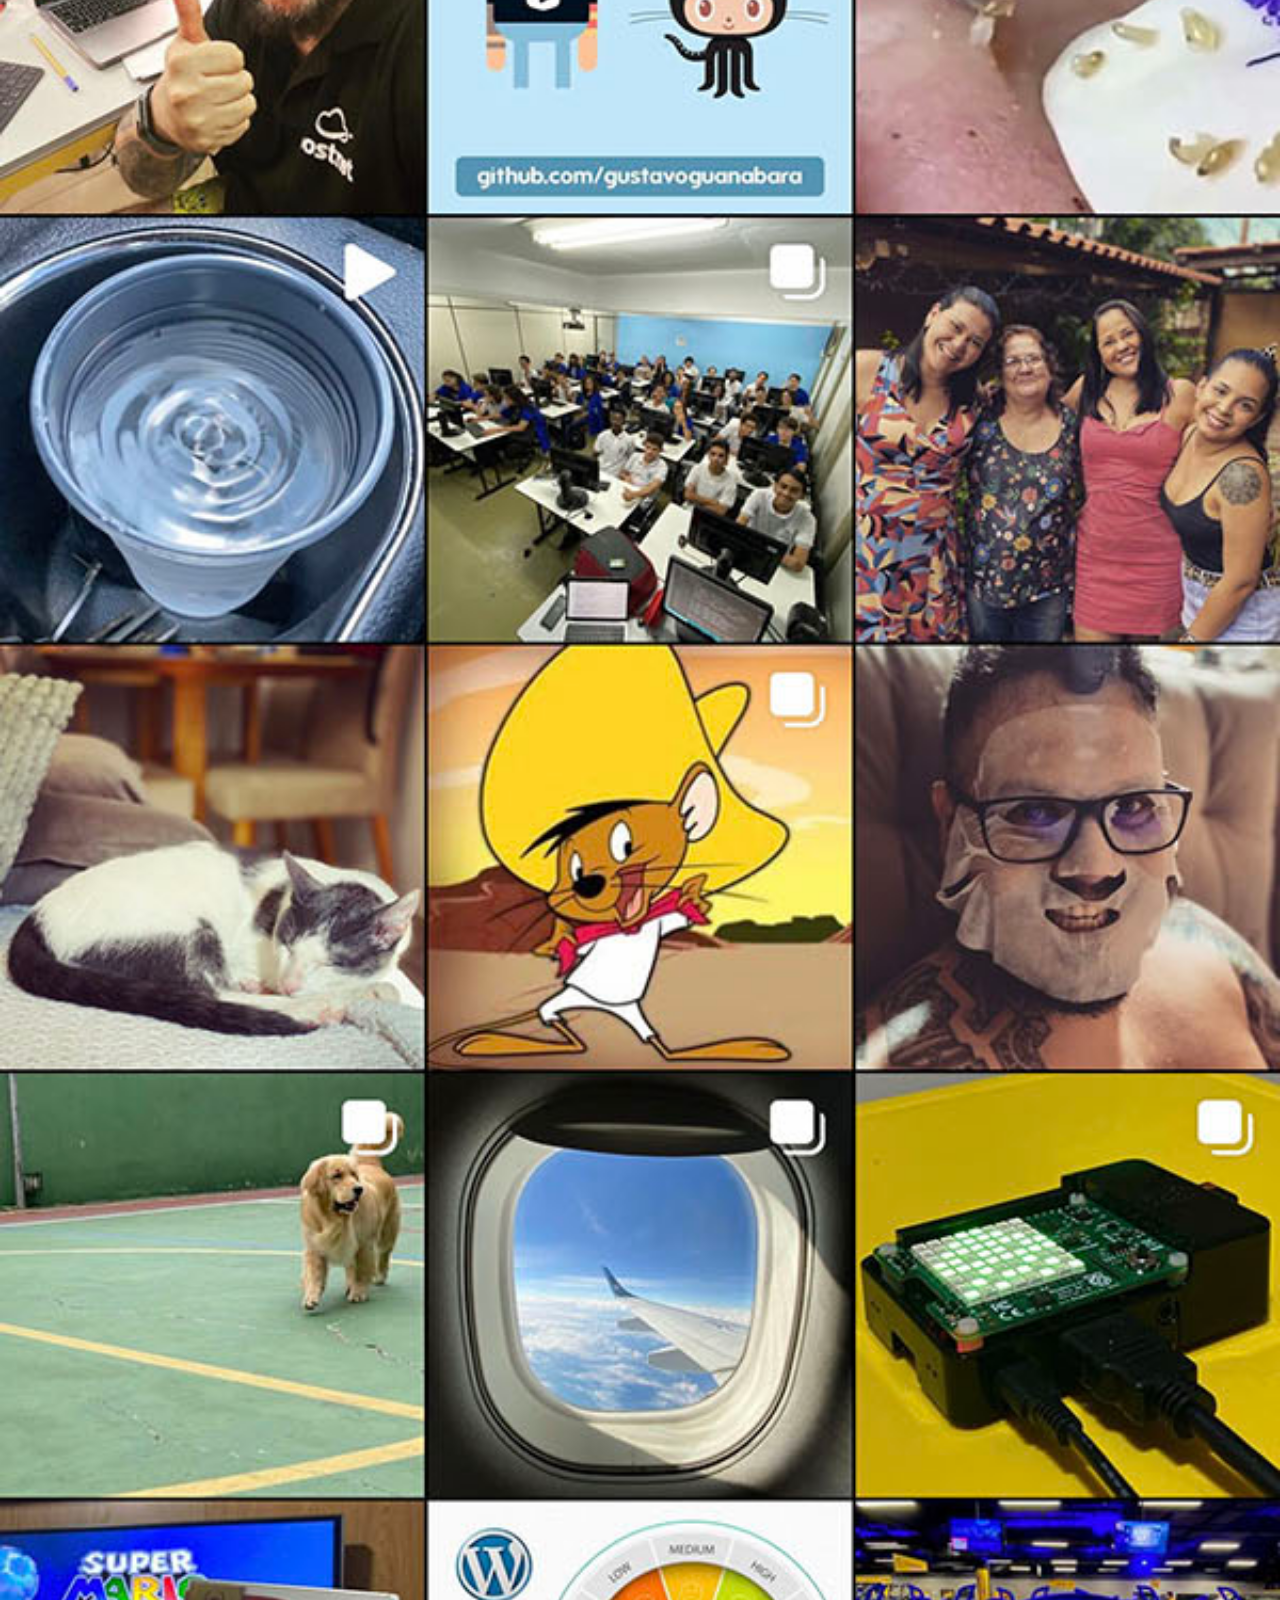
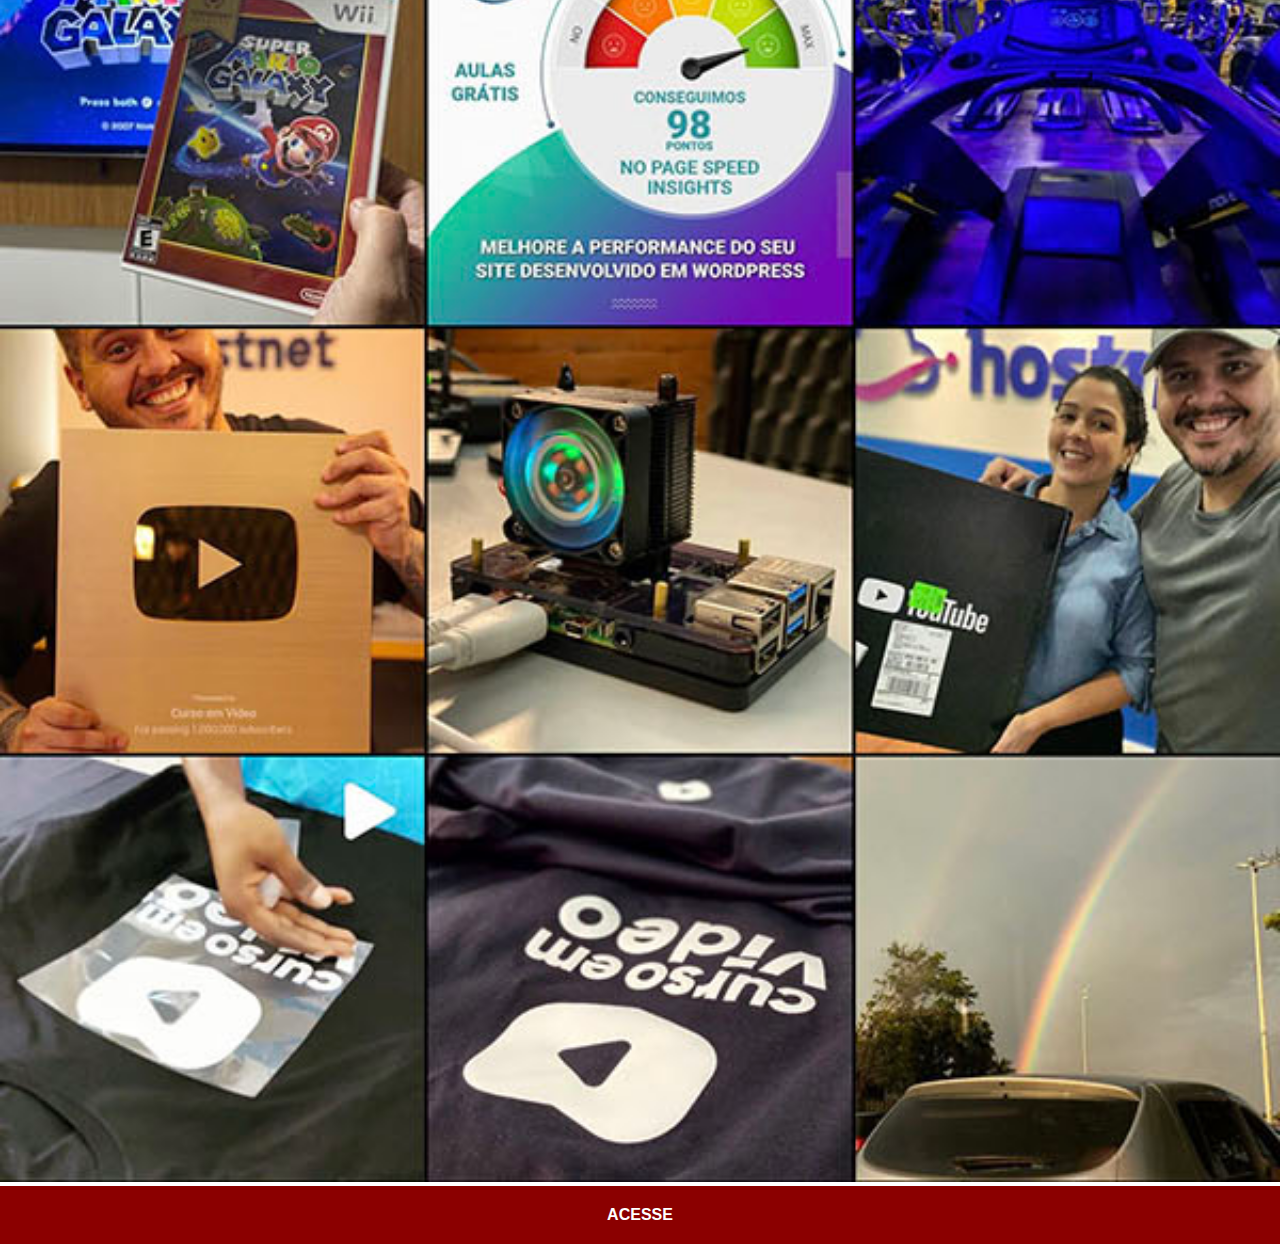
<file: instagram.html>
<!DOCTYPE html>
<html lang="pt-br">
<head>
    <meta charset="UTF-8">
    <meta name="viewport" content="width=device-width, initial-scale=1.0">
    <title>Instagram</title>
    <link rel="stylesheet" href="estilos/social.css">
</head>
<body>
    <img src="imagens/tela-instagram.jpg" alt="">
    <a href="https://www.instagram.com/gustavoguanabara/" target="_blank">ACESSE</a>
    
</body>
</html>
</file>
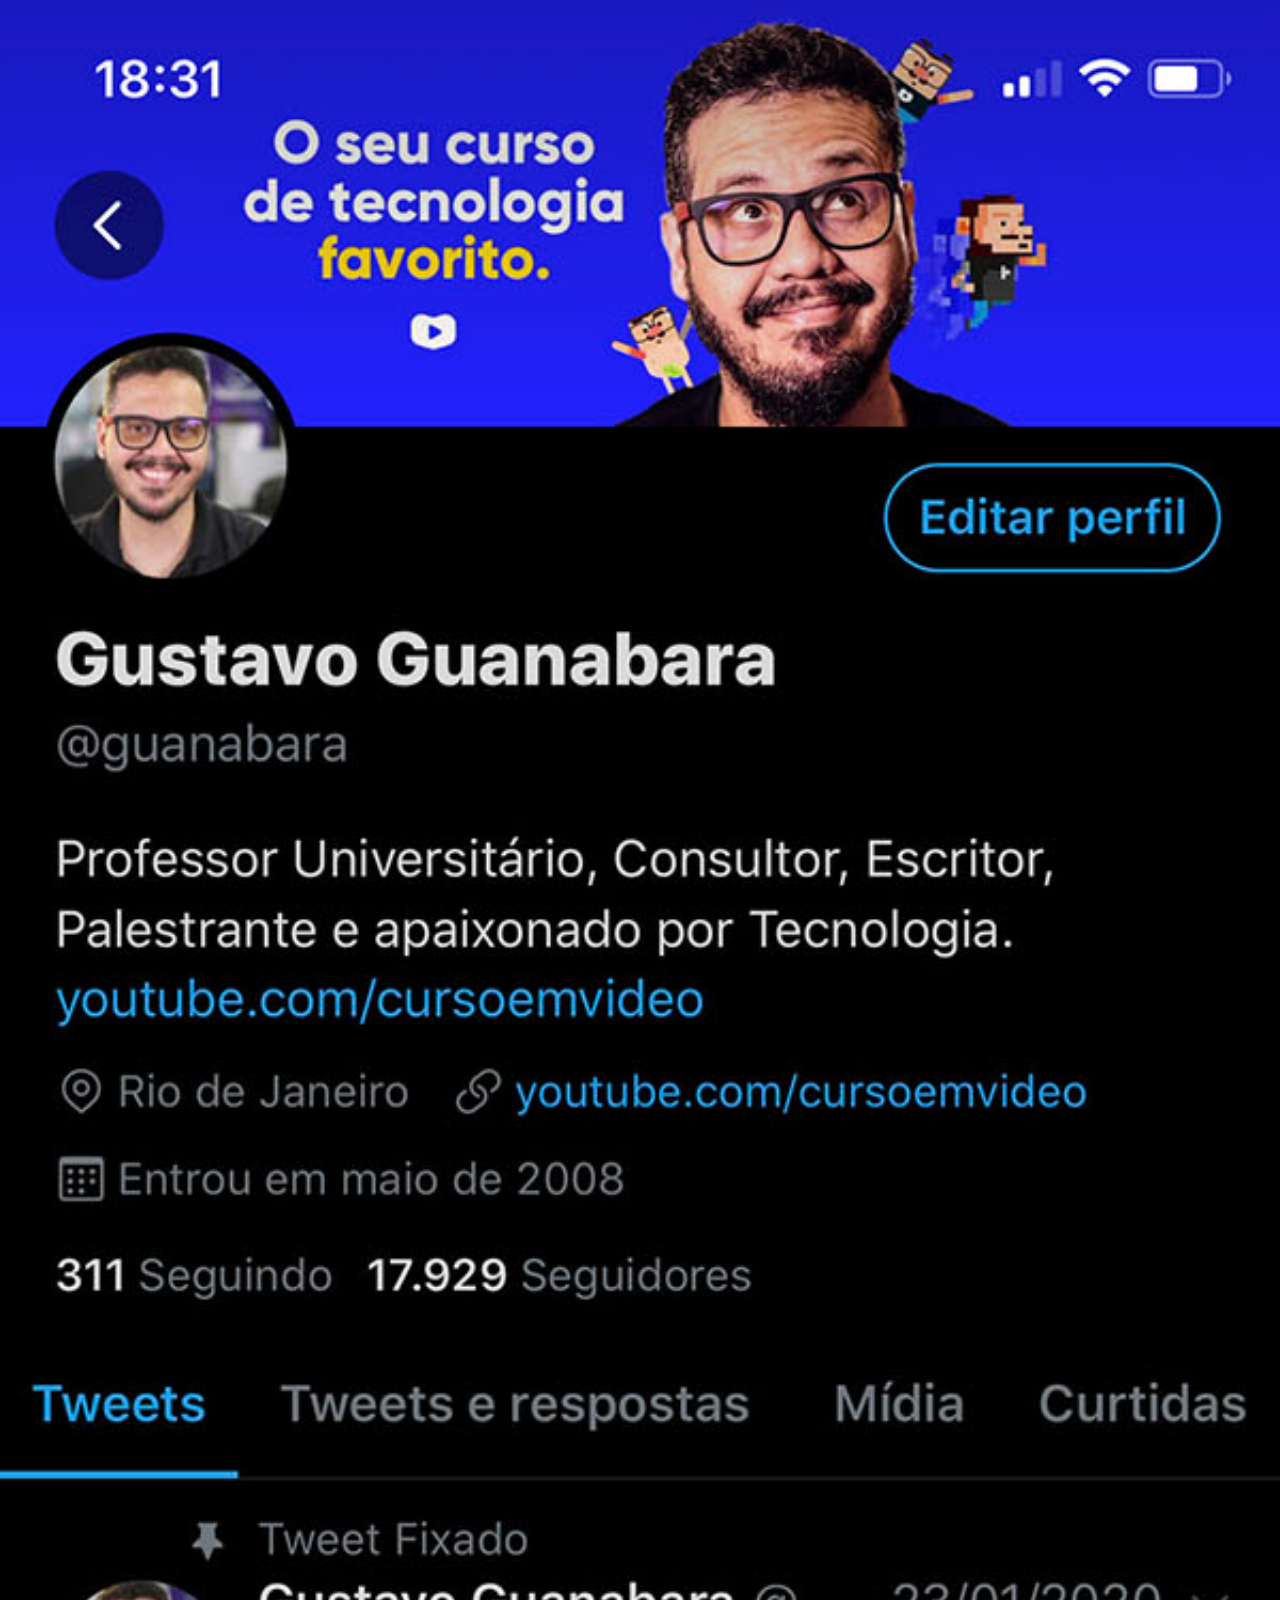
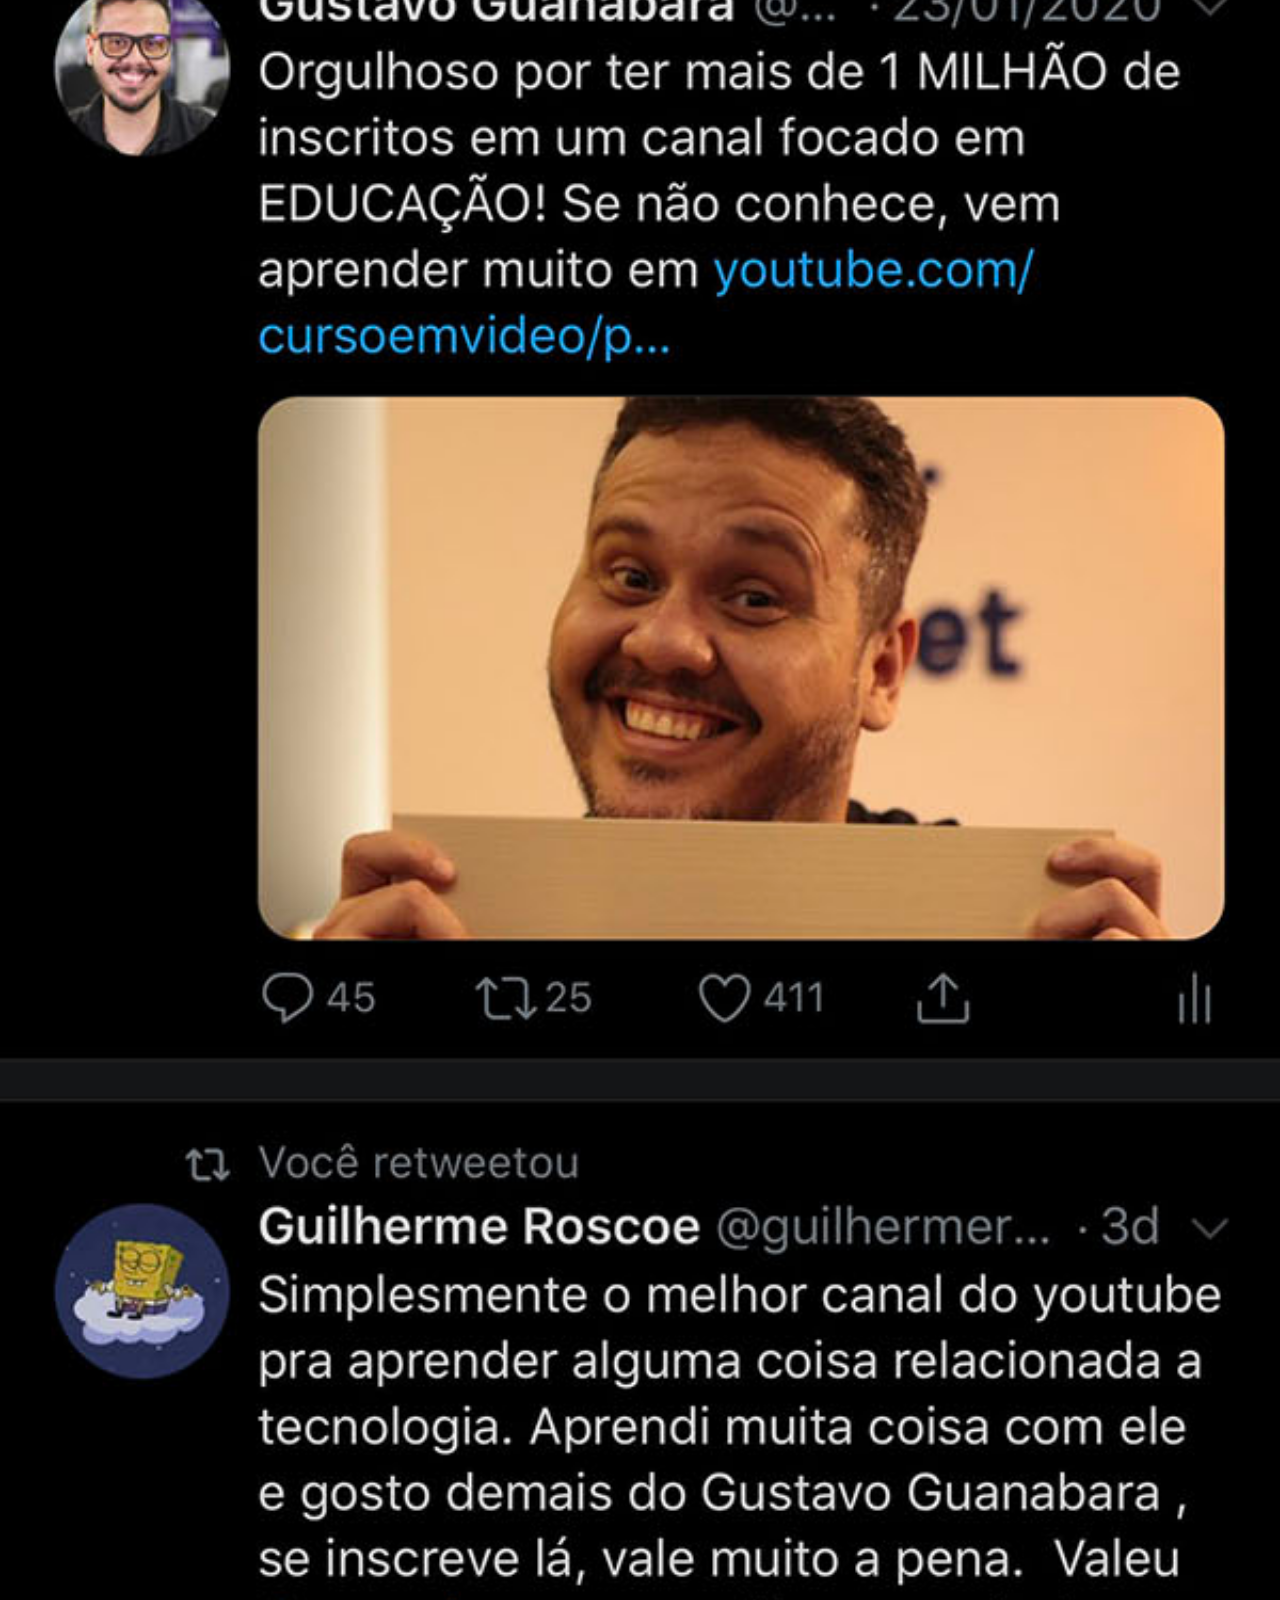
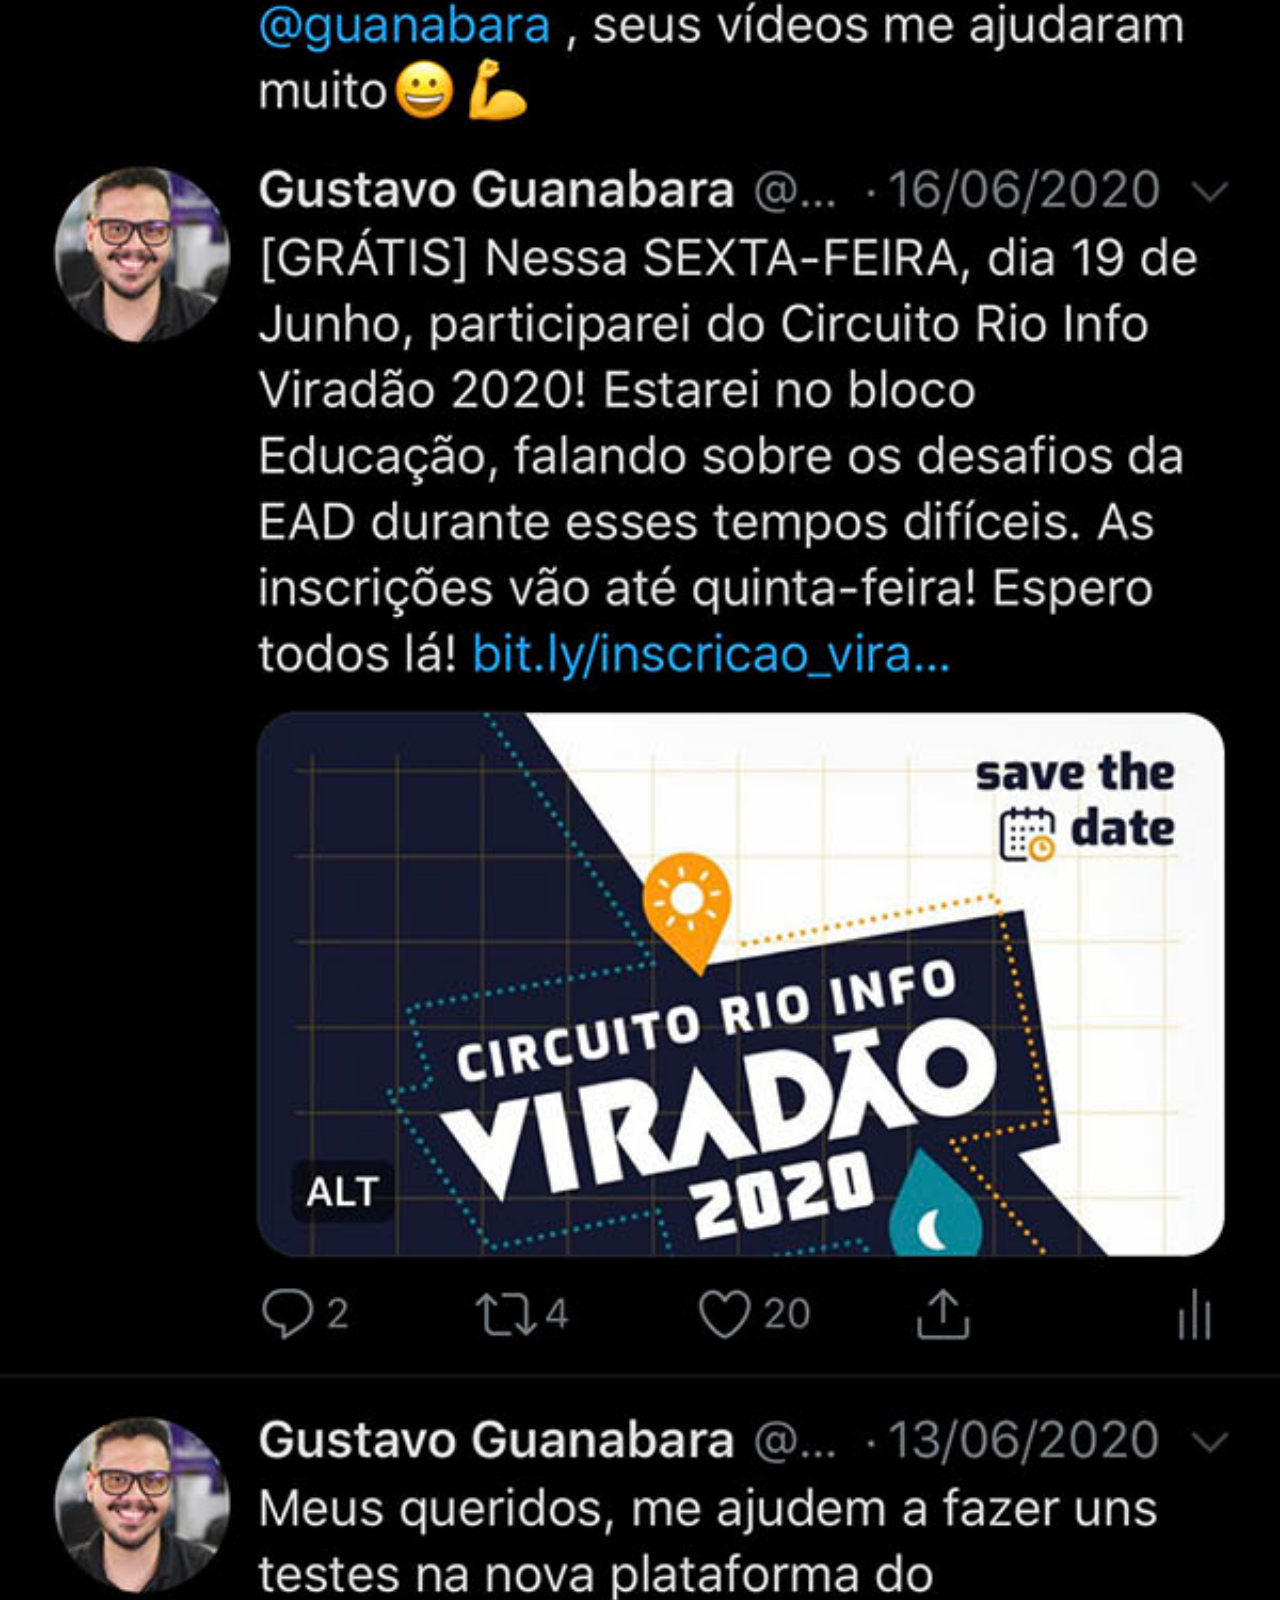
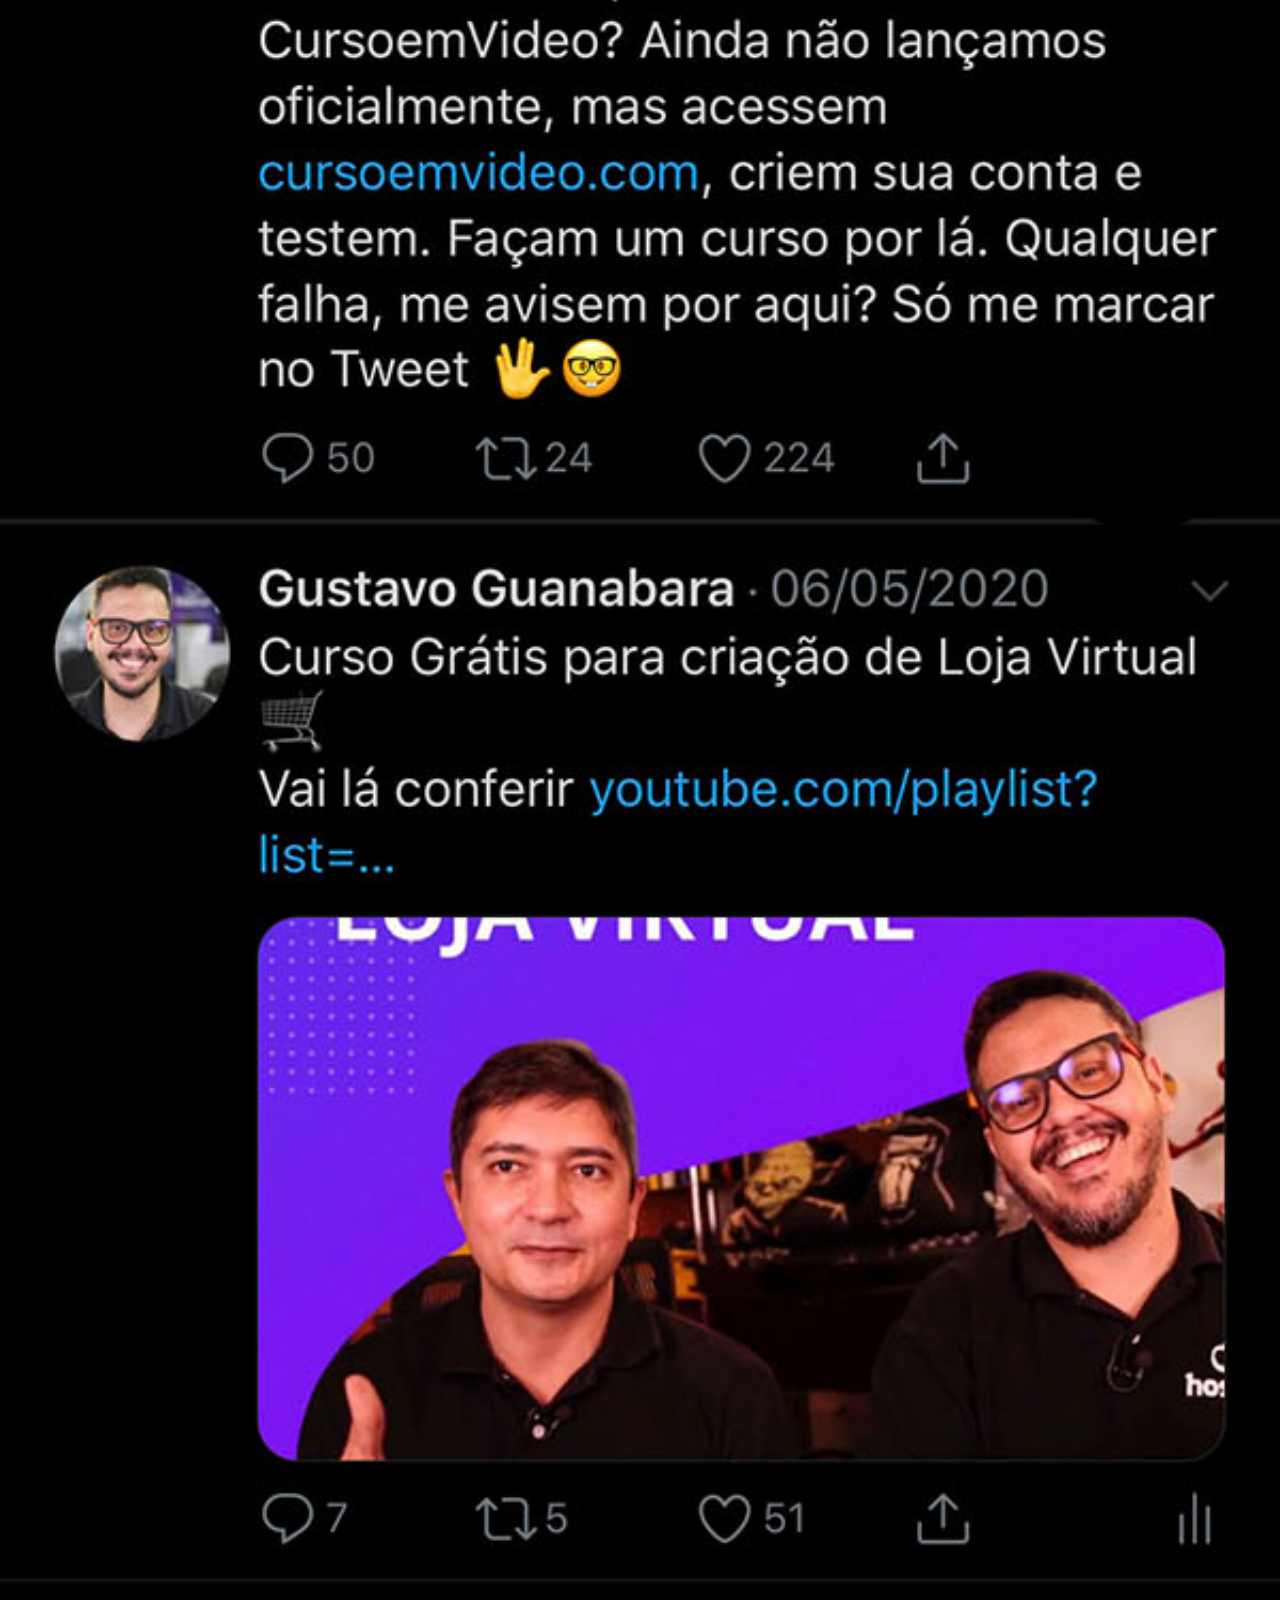
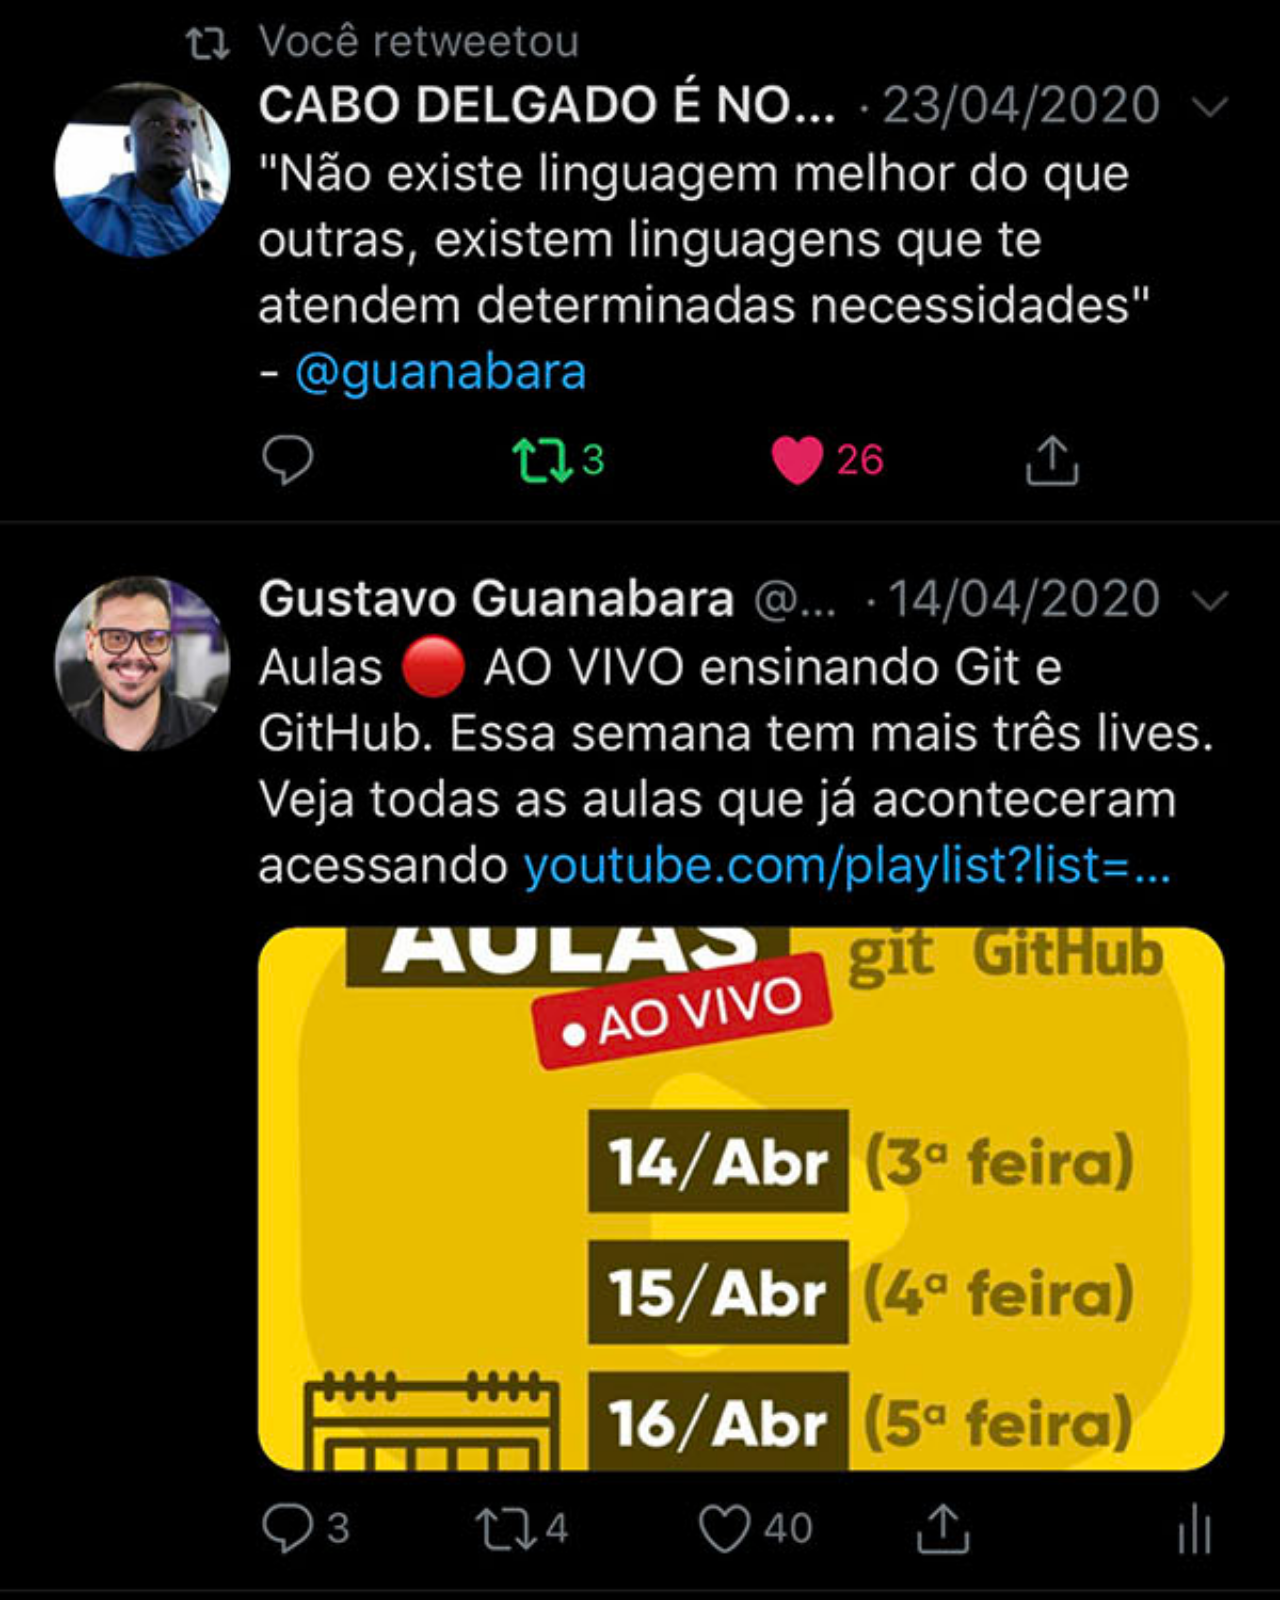
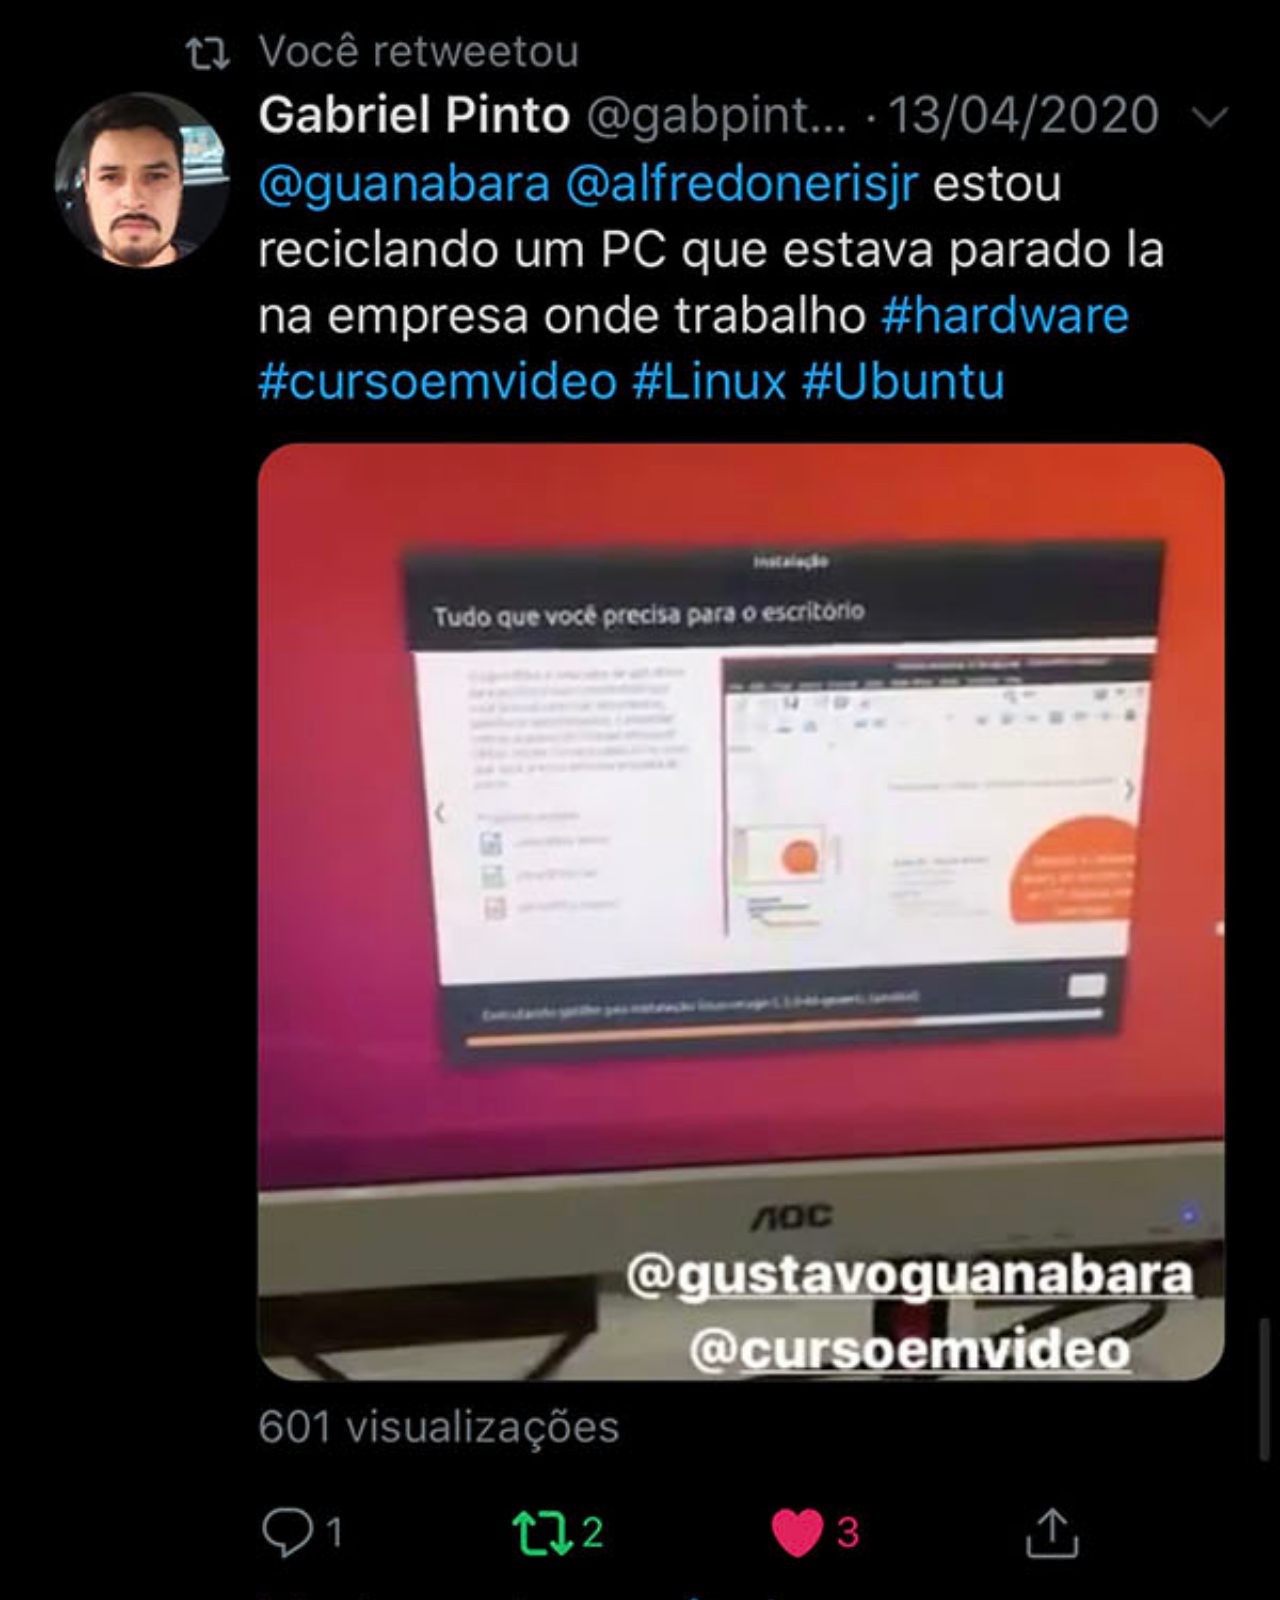
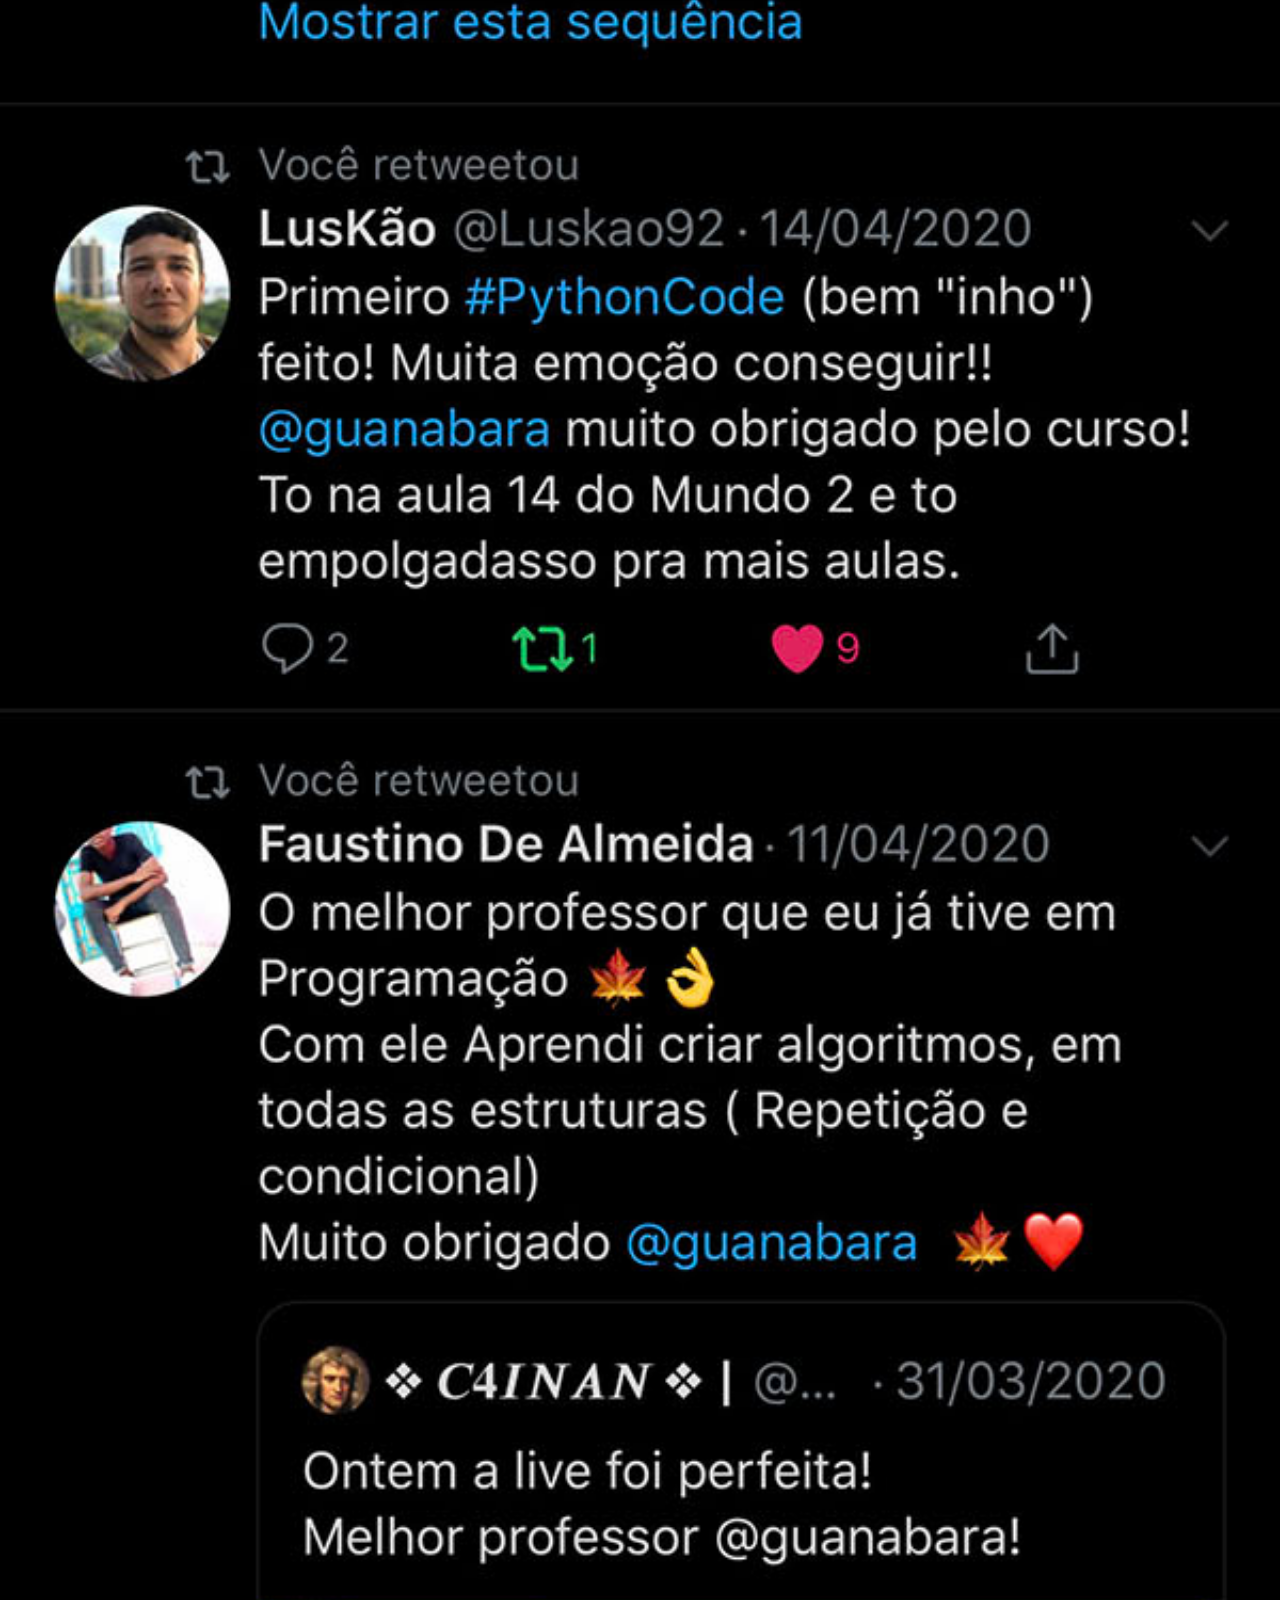
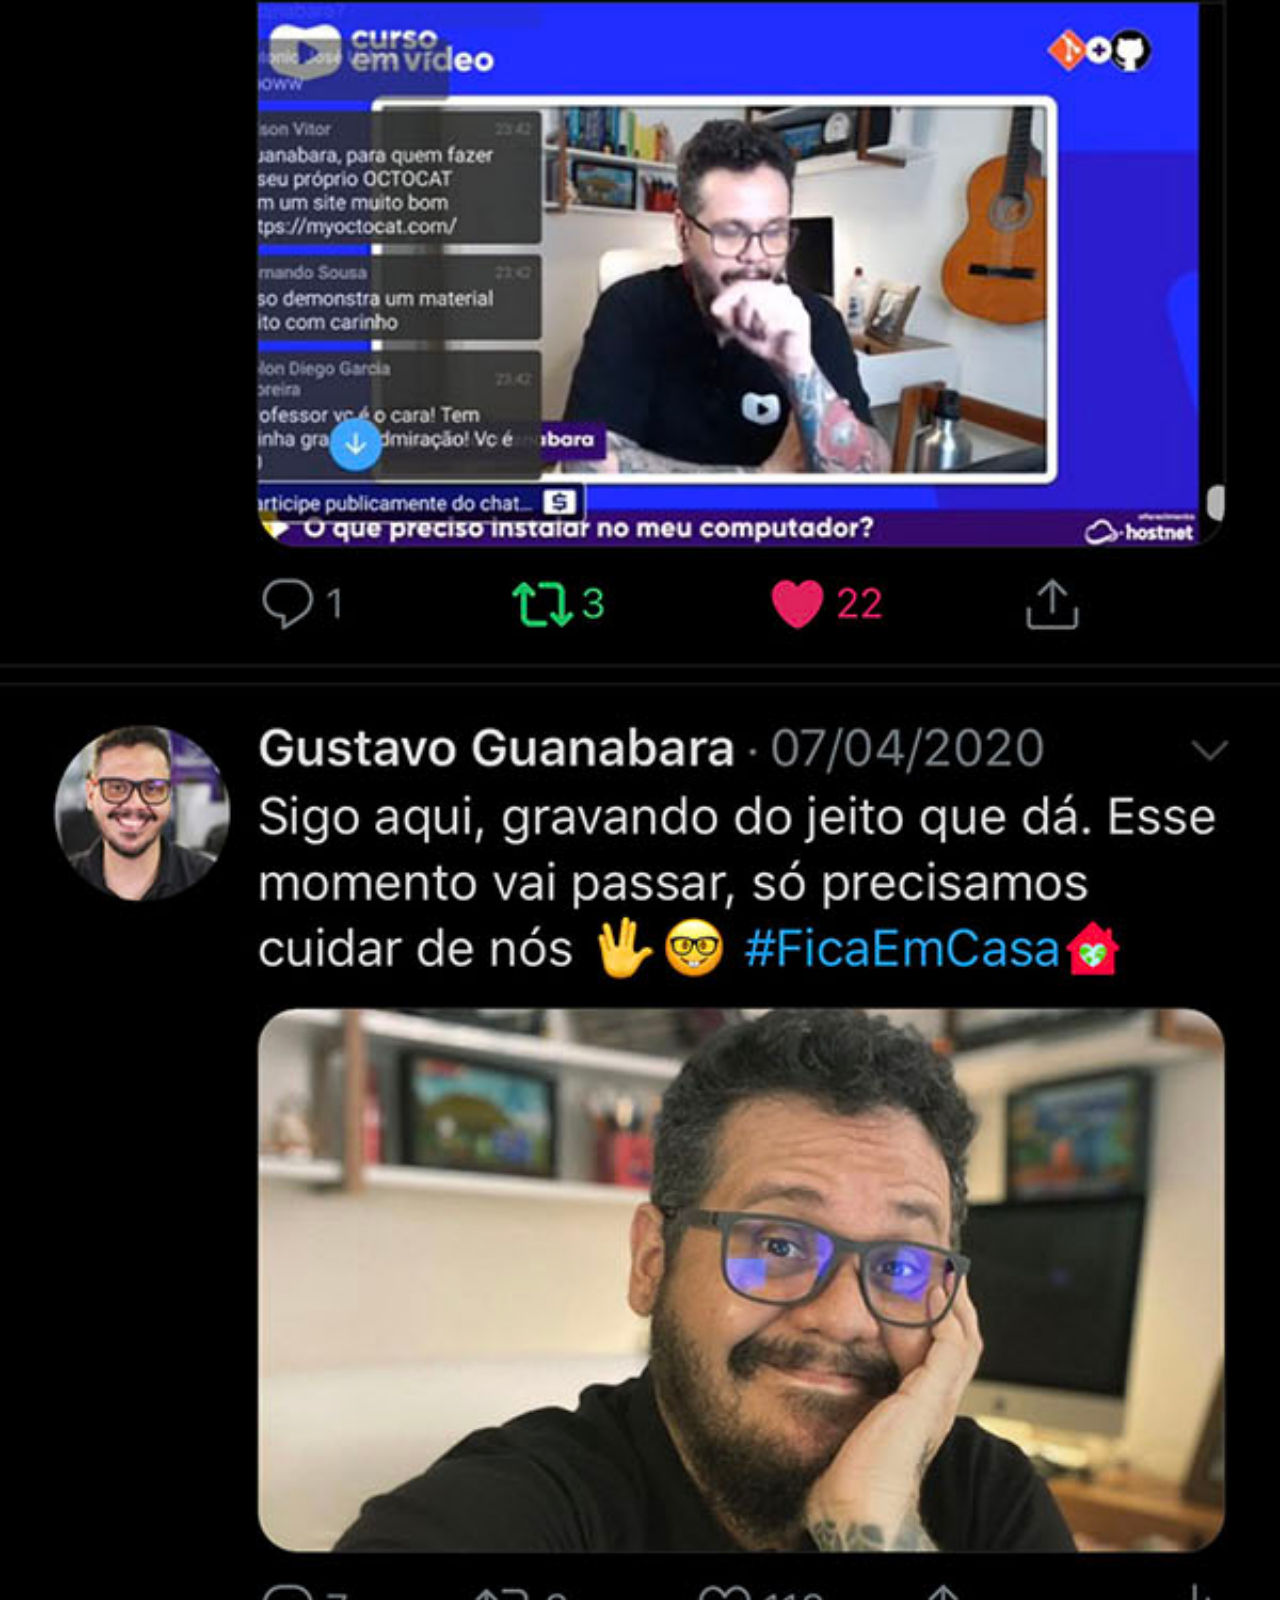
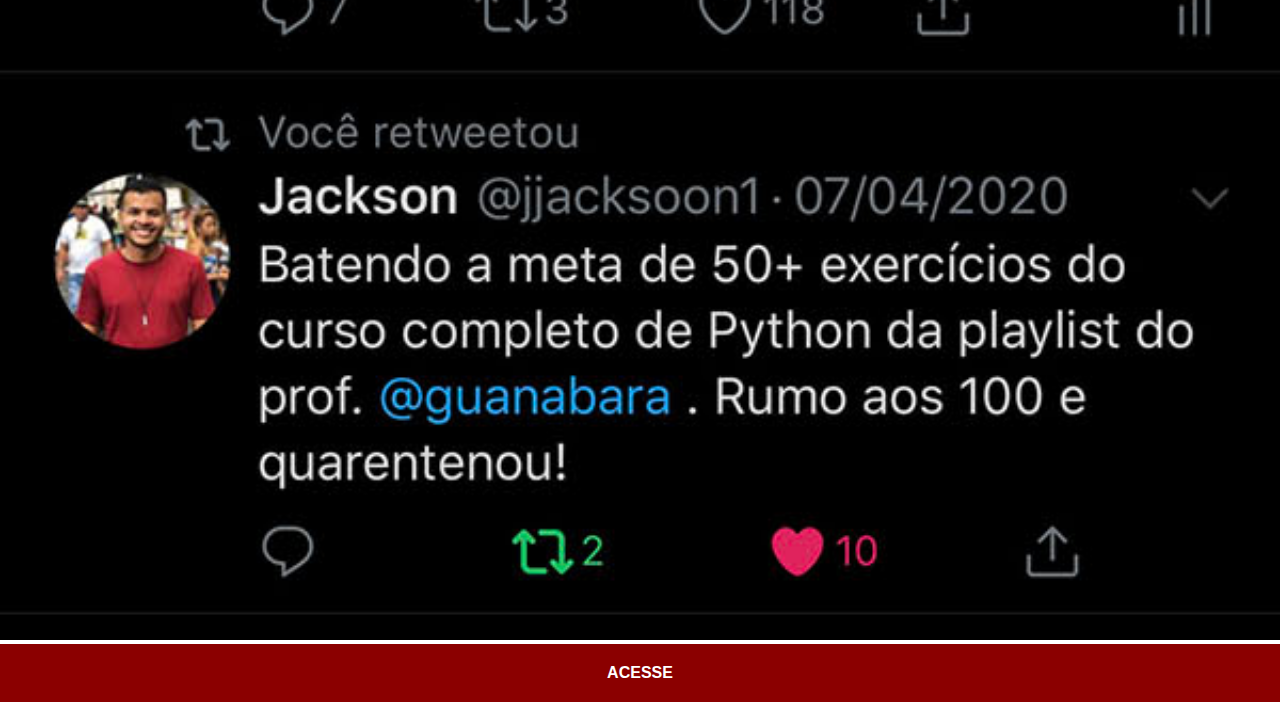
<file: twitter.html>
<!DOCTYPE html>
<html lang="pt-br">
<head>
    <meta charset="UTF-8">
    <meta name="viewport" content="width=device-width, initial-scale=1.0">
    <title>Twitter</title>
    <link rel="stylesheet" href="estilos/social.css">
</head>
<body>
    <img src="imagens/tela-twitter.jpg" alt="">
    <a href="https://twitter.com/guanabara" target="_blank">ACESSE</a>
    
</body>
</html>
</file>
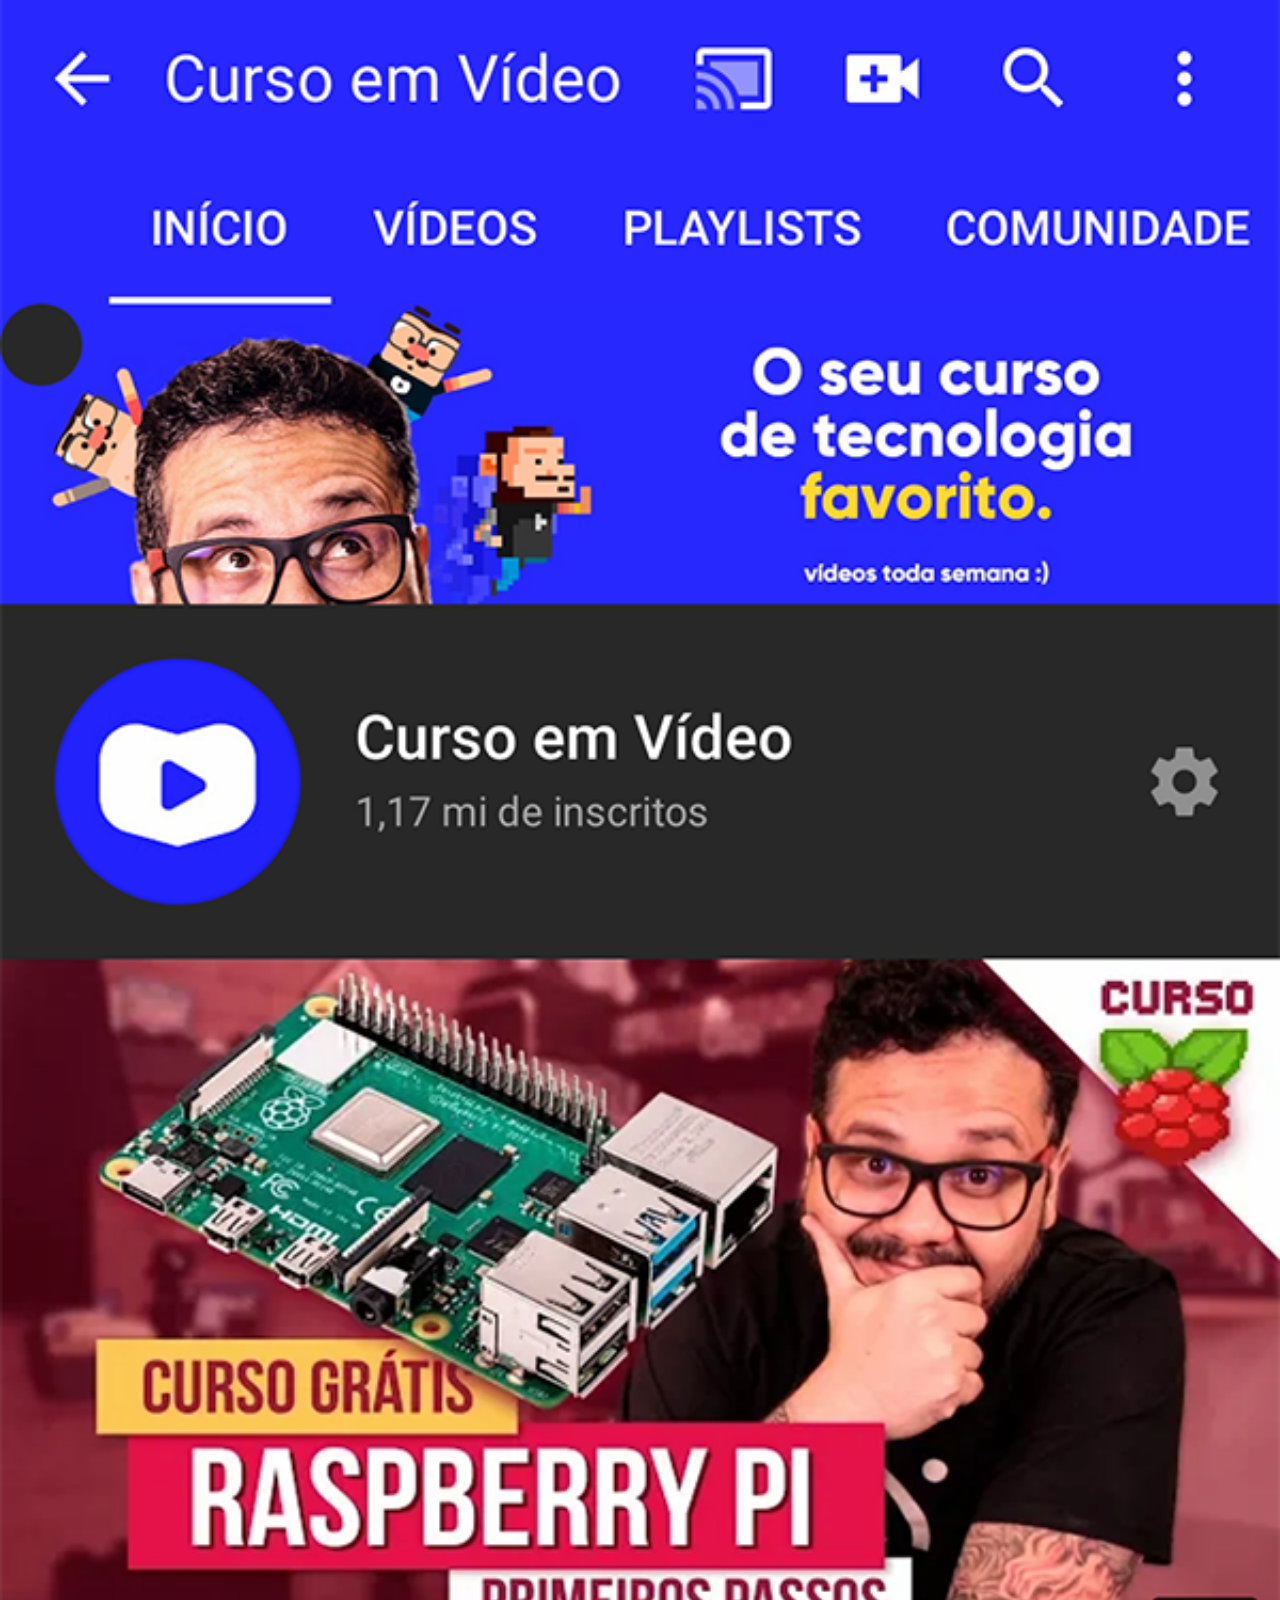
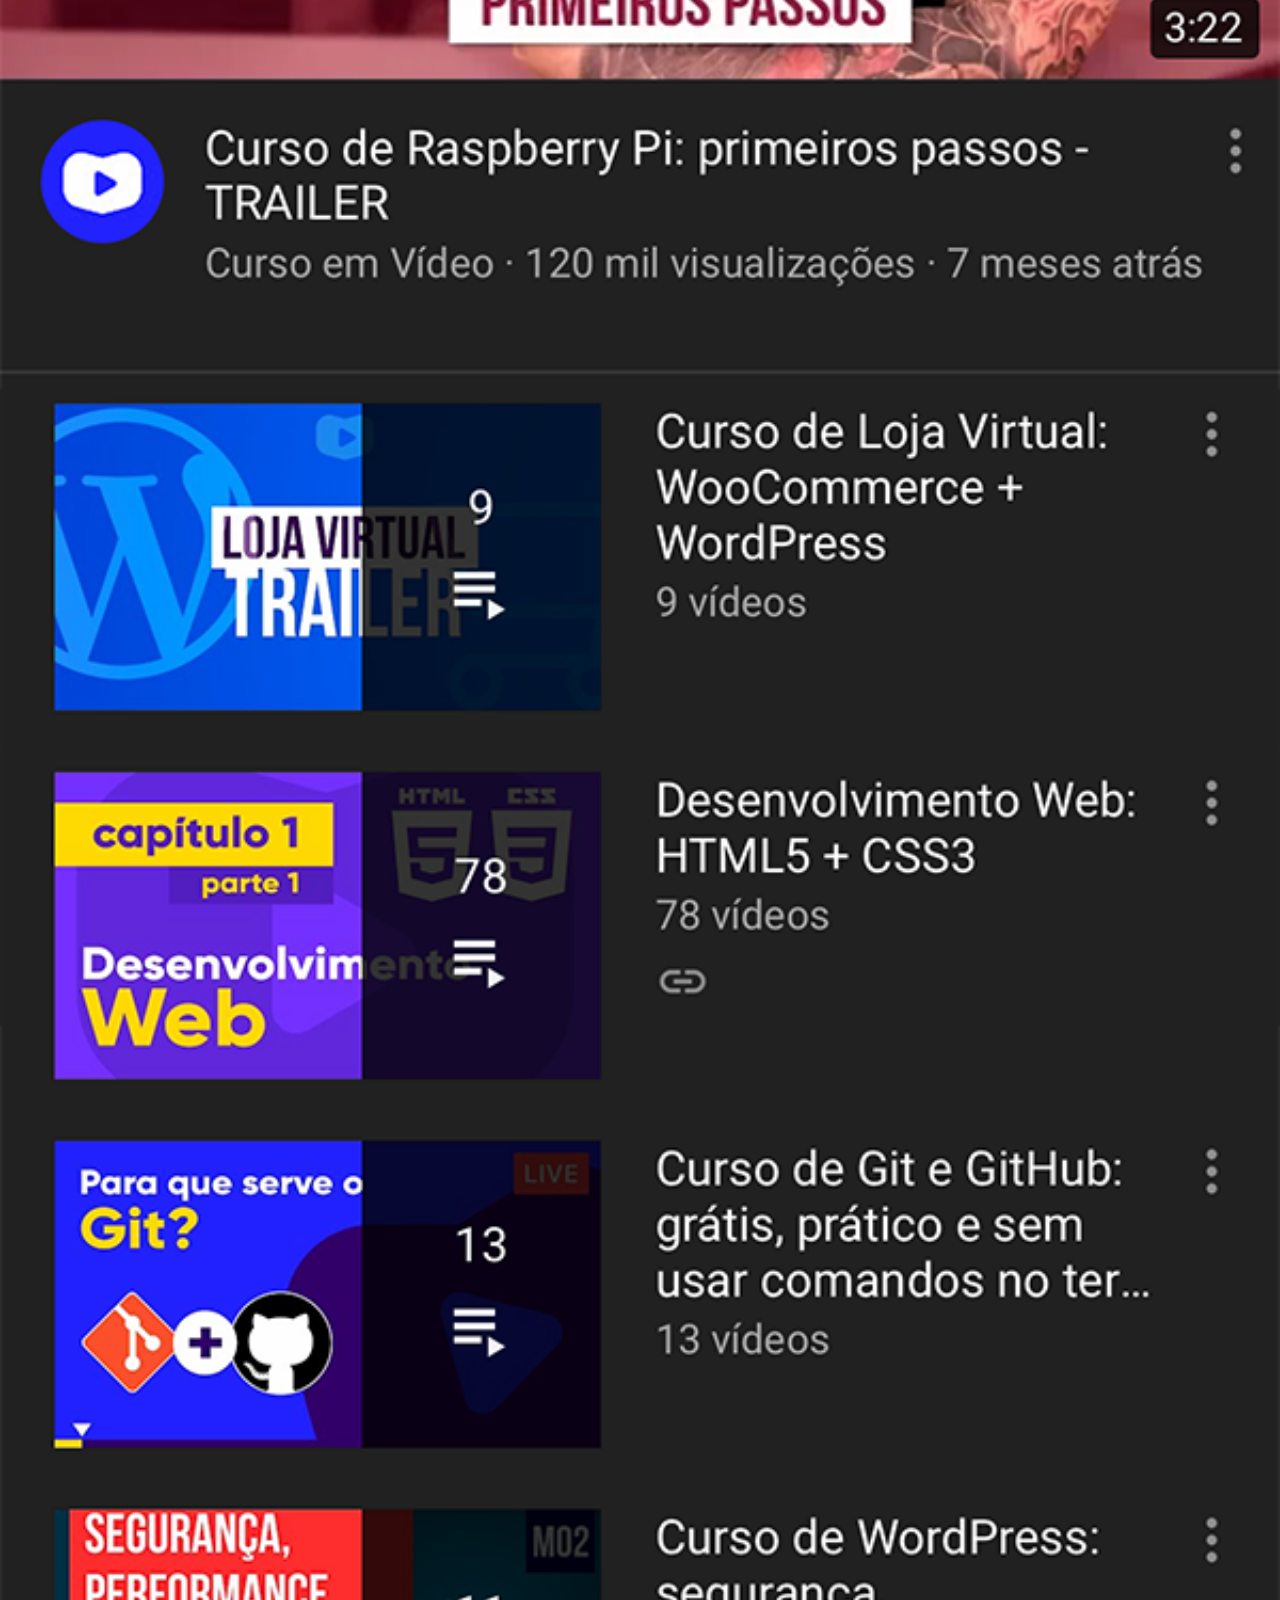
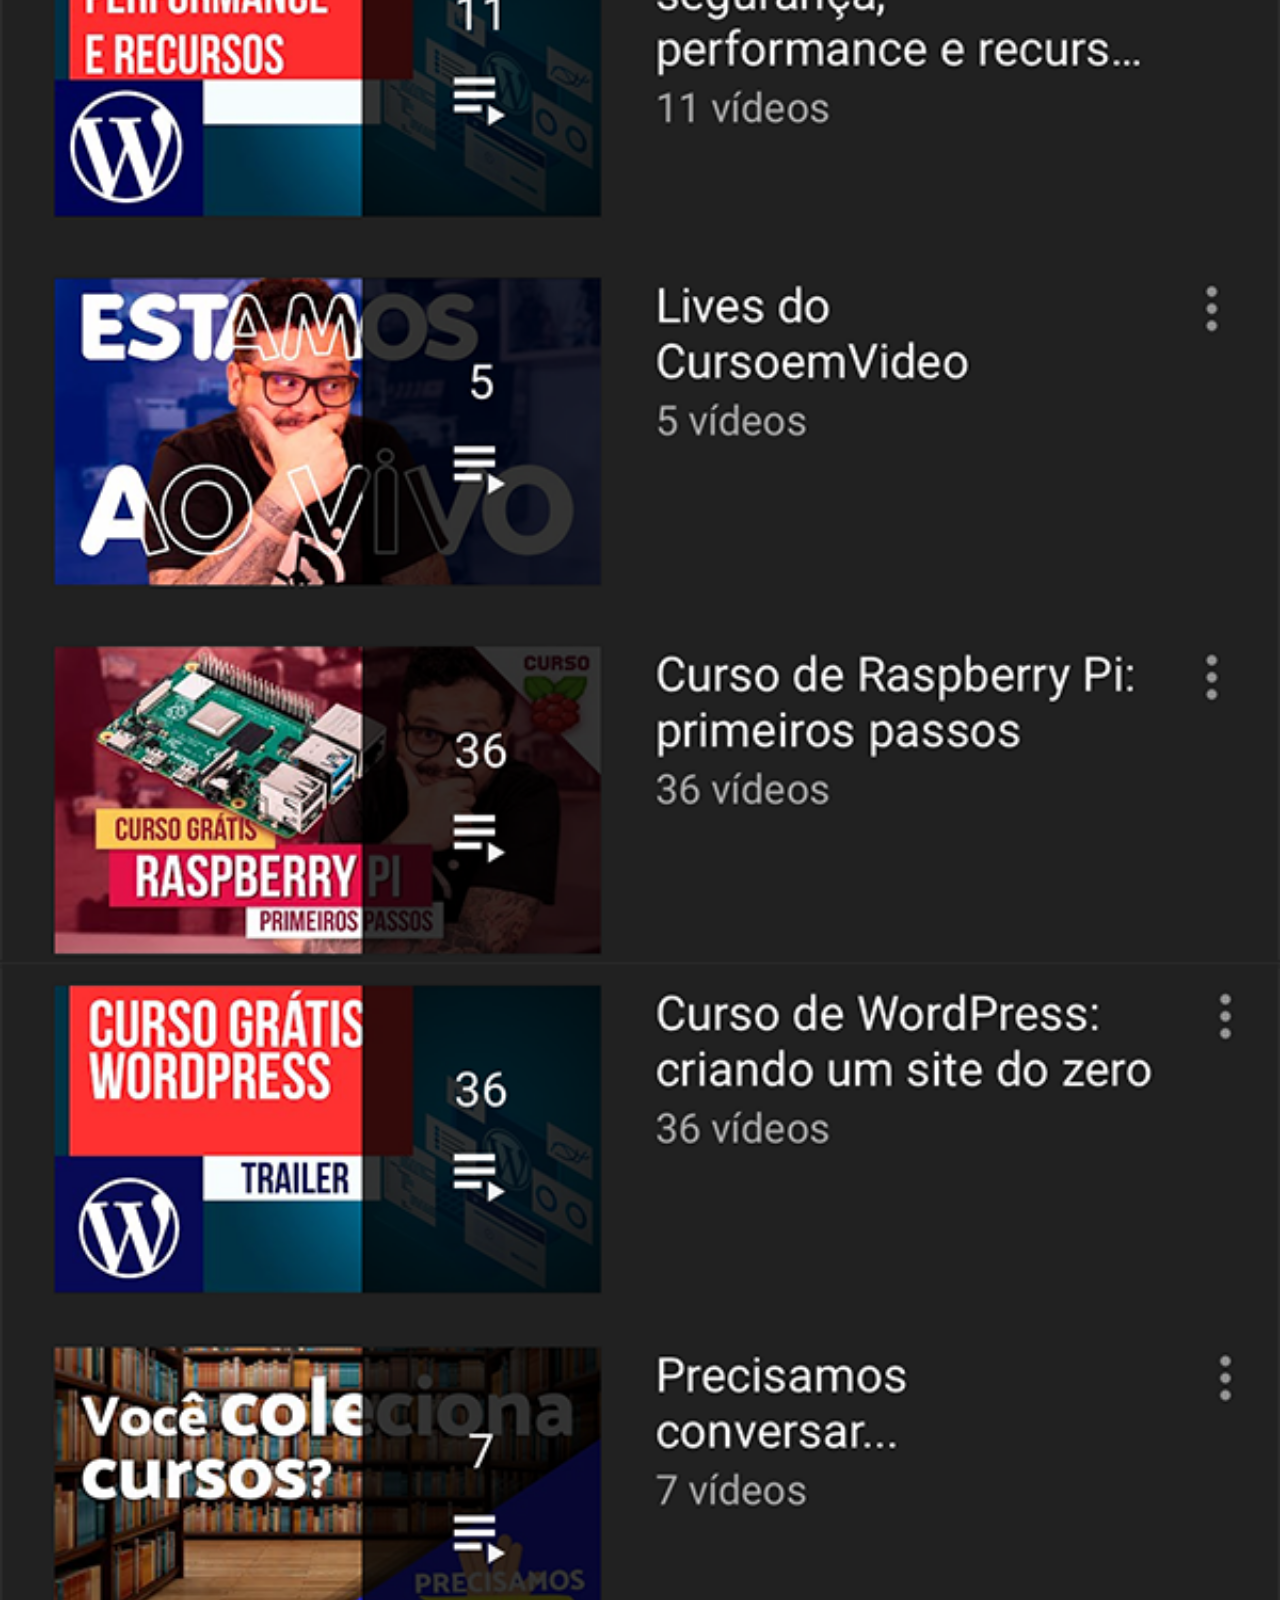
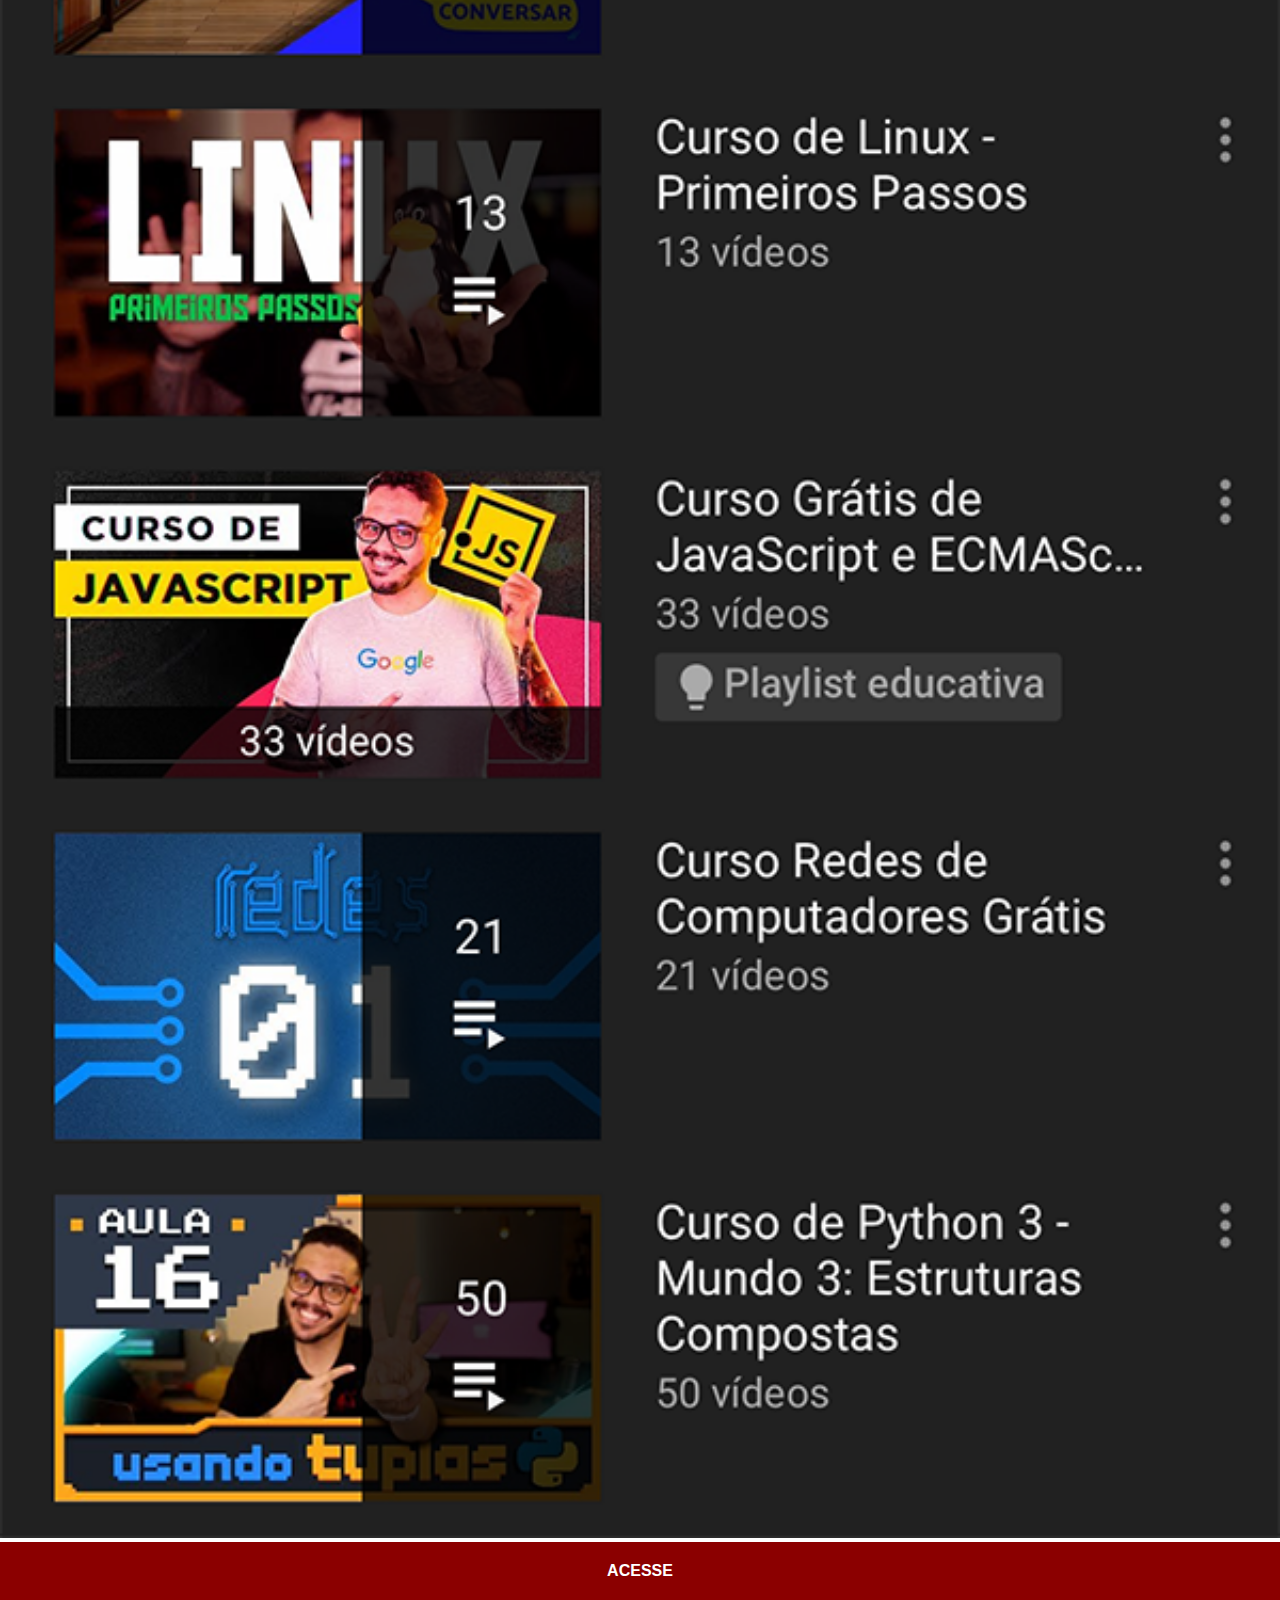
<file: youtube.html>
<!DOCTYPE html>
<html lang="pt-br">
<head>
    <meta charset="UTF-8">
    <meta name="viewport" content="width=device-width, initial-scale=1.0">
    <title>YouTube</title>
    <link rel="stylesheet" href="estilos/social.css">
</head>
<body>
    <img src="imagens/tela-youtube.png" alt="Youtube">
    <a href="https://www.youtube.com/user/cursosemvideo/playlists" target="_blank"> ACESSE</a>
    
</body>
</html>
</file>
<file: estilos/style.css>
@charset "UTF-8"

* {
    margin: 0px;
    padding: 0px;
    font-family: Arial, Helvetica, sans-serif;
}

html, body {
    height: 100vh;
    width: 100vw;
    background-color: black;
}

body {
    background: url('../imagens/fundo-madeira.jpg') no-repeat top center;
    background-size: cover;
    background-attachment: fixed;
}

main {
    height: 100vh;
    position: relative;
}

#telefone {
    height: 627px;
    width: 311px;
    background-color: blue;
    position: absolute;
    top: 50%;
    left: 50%;
    transform: translate(-50%, -50%);
    background: url('../imagens/frame-iphone.png') no-repeat;
}

#tela {
    position: relative;
    top: 80px;
    left: 22px;
    width: 267px;
    height: 471px;
}

#redes-sociais {
    text-align: right;
}
#redes-sociais img {
    width: 50px;
    margin: 10px;
    border-radius: 50%;
    box-shadow: 2px 2px 5px rgba(0, 0, 0, 0.400);
    box-sizing: border-box
}

#redes-sociais img:hover {
    border: 2px solid yellow;
    transform: translate(-3px, -3px);
    box-shadow: 5px 5px 10px black;
    transition: .2s;
}
</file>
<file: estilos/social.css>
@charset "UTF-8";

* {
    margin: 0px;
    padding: 0px;
}

::-webkit-scrollbar {
    width: 0px;
    height: 0px;
}
img {
    width: 100vw;

}

a {
    font-family: Arial, Helvetica, sans-serif;
    color: white;
    display: block;
    background-color: darkred;
    padding: 20px;
    text-align: center;
    font-weight: bolder;
    text-decoration: none;
}

a:hover {
    background-color: red;
}
</file>
